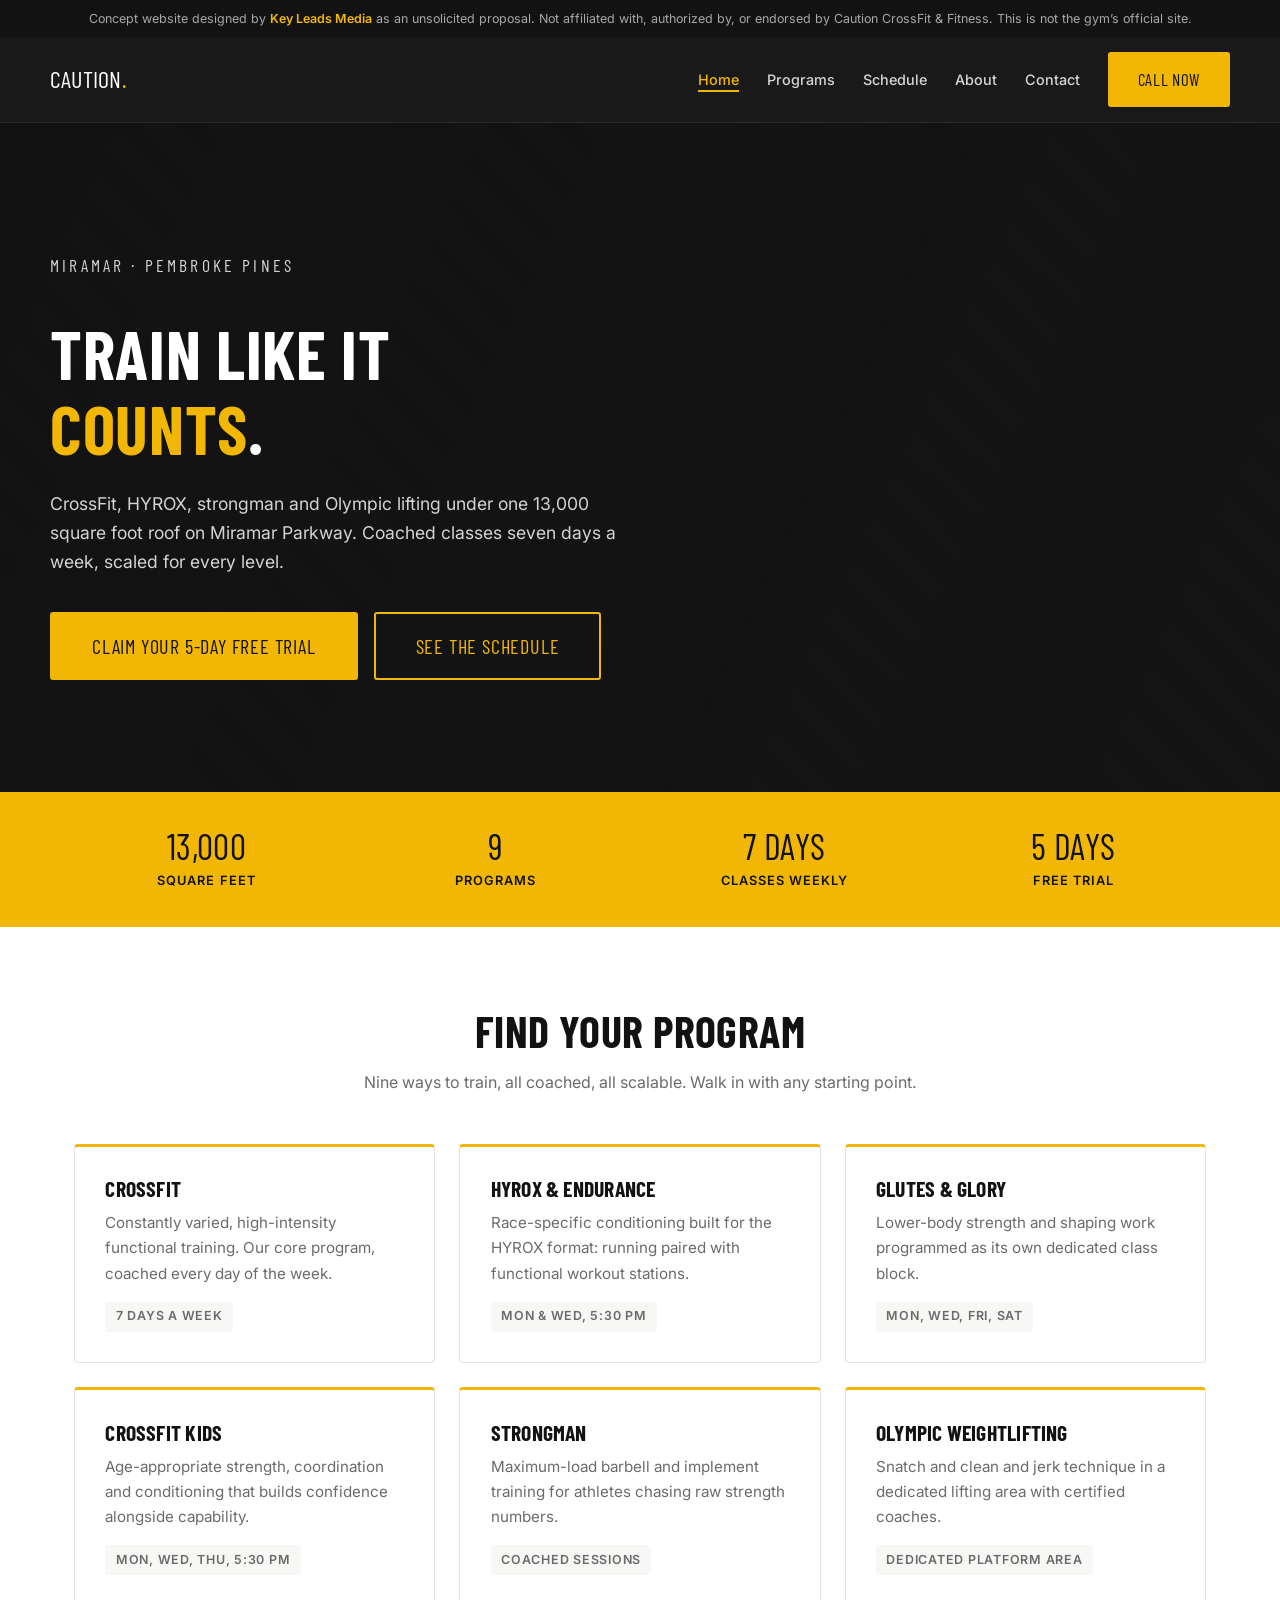
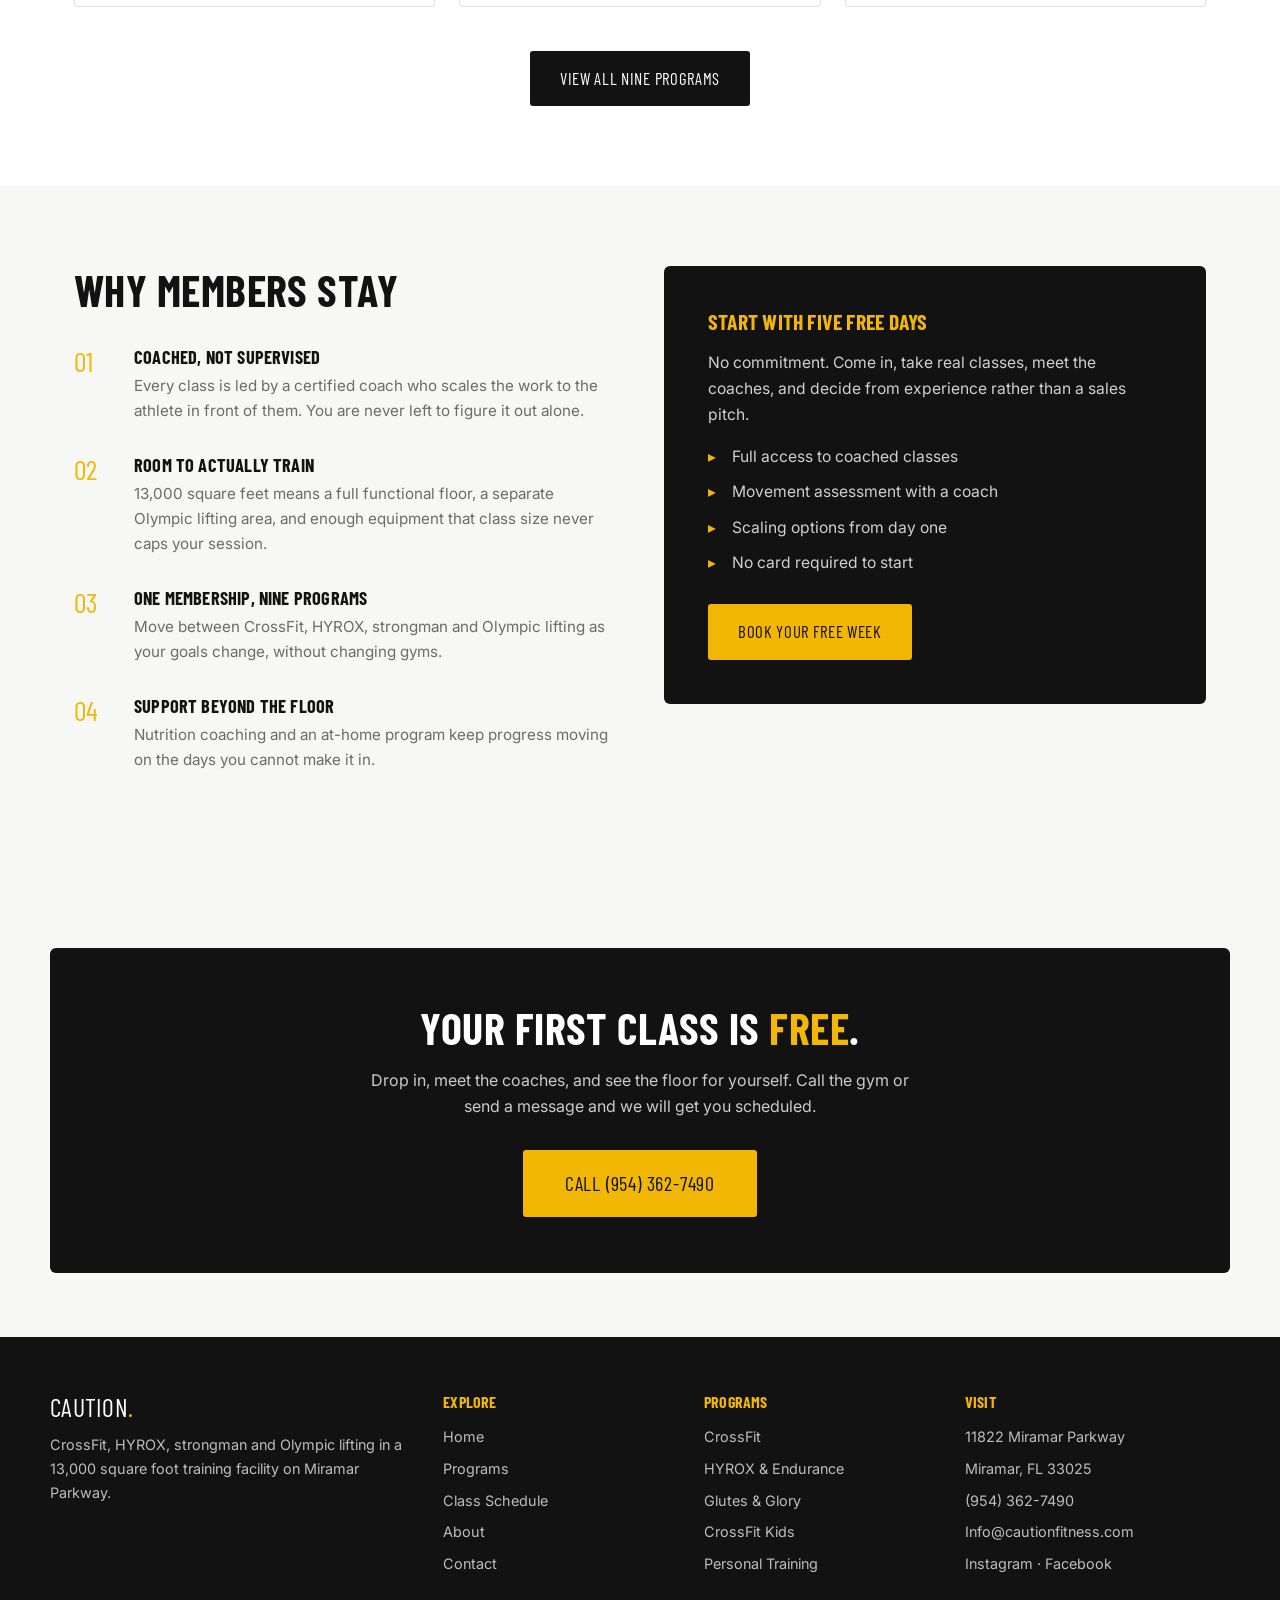
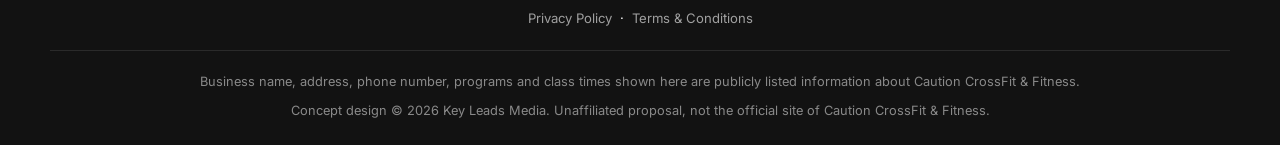
<file: index.html>
<!DOCTYPE html>
<html lang="en">
<head>
  <meta charset="UTF-8">
  <meta name="viewport" content="width=device-width, initial-scale=1.0">
  <meta name="robots" content="noindex, nofollow">
  <title>Caution CrossFit &amp; Fitness | CrossFit &amp; HYROX Gym in Miramar, FL</title>
  <meta name="description" content="Caution CrossFit &amp; Fitness in Miramar, FL. CrossFit, HYROX, strongman, Olympic lifting and CrossFit Kids in a 13,000 sq ft facility on Miramar Parkway. Five-day free trial.">
  <link rel="stylesheet" href="assets/styles.css">
</head>
<body>
<div class="specbar">Concept website designed by <strong>Key Leads Media</strong> as an unsolicited proposal. Not affiliated with, authorized by, or endorsed by Caution CrossFit &amp; Fitness. This is not the gym’s official site.</div>
  <nav class="nav">
    <div class="nav_container">
      <a href="index.html" class="nav_brand">Caution<span>.</span></a>
      <button class="nav_toggle" aria-expanded="false" aria-label="Toggle menu">&#9776;</button>
      <ul class="nav_links">
        <li><a href="index.html" class="nav_link">Home</a></li>
        <li><a href="services.html" class="nav_link">Programs</a></li>
        <li><a href="schedule.html" class="nav_link">Schedule</a></li>
        <li><a href="about.html" class="nav_link">About</a></li>
        <li><a href="contact.html" class="nav_link">Contact</a></li>
        <li><a href="tel:+19543627490" class="btn btn-primary">Call Now</a></li>
      </ul>
    </div>
  </nav>

  <section class="hero">
    <div class="hero_inner">
      <p class="hero_eyebrow">Miramar &middot; Pembroke Pines</p>
      <h1>Train Like It <em>Counts</em>.</h1>
      <p>CrossFit, HYROX, strongman and Olympic lifting under one 13,000 square foot roof on Miramar Parkway. Coached classes seven days a week, scaled for every level.</p>
      <div class="hero_actions">
        <a href="contact.html" class="btn btn-primary btn-lg">Claim Your 5-Day Free Trial</a>
        <a href="schedule.html" class="btn btn-outline btn-lg">See the Schedule</a>
      </div>
    </div>
  </section>

  <div class="stats-bar">
    <div class="stats-bar_inner">
      <div><div class="stat">13,000</div><div class="stat-label">Square Feet</div></div>
      <div><div class="stat">9</div><div class="stat-label">Programs</div></div>
      <div><div class="stat">7 Days</div><div class="stat-label">Classes Weekly</div></div>
      <div><div class="stat">5 Days</div><div class="stat-label">Free Trial</div></div>
    </div>
  </div>

  <section class="section">
    <div class="container">
      <div class="section_head">
        <h2>Find Your Program</h2>
        <p>Nine ways to train, all coached, all scalable. Walk in with any starting point.</p>
      </div>
      <div class="grid-3">
        <div class="card" data-reveal>
          <h3>CrossFit</h3>
          <p>Constantly varied, high-intensity functional training. Our core program, coached every day of the week.</p>
          <span class="card_meta">7 days a week</span>
        </div>
        <div class="card" data-reveal>
          <h3>HYROX &amp; Endurance</h3>
          <p>Race-specific conditioning built for the HYROX format: running paired with functional workout stations.</p>
          <span class="card_meta">Mon &amp; Wed, 5:30 PM</span>
        </div>
        <div class="card" data-reveal>
          <h3>Glutes &amp; Glory</h3>
          <p>Lower-body strength and shaping work programmed as its own dedicated class block.</p>
          <span class="card_meta">Mon, Wed, Fri, Sat</span>
        </div>
        <div class="card" data-reveal>
          <h3>CrossFit Kids</h3>
          <p>Age-appropriate strength, coordination and conditioning that builds confidence alongside capability.</p>
          <span class="card_meta">Mon, Wed, Thu, 5:30 PM</span>
        </div>
        <div class="card" data-reveal>
          <h3>Strongman</h3>
          <p>Maximum-load barbell and implement training for athletes chasing raw strength numbers.</p>
          <span class="card_meta">Coached sessions</span>
        </div>
        <div class="card" data-reveal>
          <h3>Olympic Weightlifting</h3>
          <p>Snatch and clean and jerk technique in a dedicated lifting area with certified coaches.</p>
          <span class="card_meta">Dedicated platform area</span>
        </div>
      </div>
      <div style="text-align:center; margin-top:2.75rem;">
        <a href="services.html" class="btn btn-dark">View All Nine Programs</a>
      </div>
    </div>
  </section>

  <section class="section is-tint">
    <div class="container">
      <div class="grid-2">
        <div>
          <h2 style="margin-bottom:2rem;">Why Members Stay</h2>
          <div class="reason-card" data-reveal>
            <div class="reason-card_number">01</div>
            <div><h3>Coached, Not Supervised</h3><p>Every class is led by a certified coach who scales the work to the athlete in front of them. You are never left to figure it out alone.</p></div>
          </div>
          <div class="reason-card" data-reveal>
            <div class="reason-card_number">02</div>
            <div><h3>Room to Actually Train</h3><p>13,000 square feet means a full functional floor, a separate Olympic lifting area, and enough equipment that class size never caps your session.</p></div>
          </div>
          <div class="reason-card" data-reveal>
            <div class="reason-card_number">03</div>
            <div><h3>One Membership, Nine Programs</h3><p>Move between CrossFit, HYROX, strongman and Olympic lifting as your goals change, without changing gyms.</p></div>
          </div>
          <div class="reason-card" data-reveal>
            <div class="reason-card_number">04</div>
            <div><h3>Support Beyond the Floor</h3><p>Nutrition coaching and an at-home program keep progress moving on the days you cannot make it in.</p></div>
          </div>
        </div>
        <div class="panel" data-reveal>
          <h3>Start With Five Free Days</h3>
          <p>No commitment. Come in, take real classes, meet the coaches, and decide from experience rather than a sales pitch.</p>
          <ul>
            <li>Full access to coached classes</li>
            <li>Movement assessment with a coach</li>
            <li>Scaling options from day one</li>
            <li>No card required to start</li>
          </ul>
          <p style="margin-top:1.75rem;">
            <a href="contact.html" class="btn btn-primary">Book Your Free Week</a>
          </p>
        </div>
      </div>
    </div>
  </section>

  <section class="section_cta">
    <div class="section_cta_card">
      <h2>Your First Class Is <span>Free</span>.</h2>
      <p>Drop in, meet the coaches, and see the floor for yourself. Call the gym or send a message and we will get you scheduled.</p>
      <a href="tel:+19543627490" class="btn btn-primary btn-lg">Call (954) 362-7490</a>
    </div>
  </section>

  <footer class="footer">
    <div class="footer_inner">
      <div class="footer_grid">
        <div class="footer_col">
          <div class="footer_brand">Caution<span>.</span></div>
          <p>CrossFit, HYROX, strongman and Olympic lifting in a 13,000 square foot training facility on Miramar Parkway.</p>
        </div>
        <div class="footer_col">
          <h3>Explore</h3>
          <ul>
            <li><a href="index.html">Home</a></li>
            <li><a href="services.html">Programs</a></li>
            <li><a href="schedule.html">Class Schedule</a></li>
            <li><a href="about.html">About</a></li>
            <li><a href="contact.html">Contact</a></li>
          </ul>
        </div>
        <div class="footer_col">
          <h3>Programs</h3>
          <ul>
            <li><a href="services.html">CrossFit</a></li>
            <li><a href="services.html">HYROX &amp; Endurance</a></li>
            <li><a href="services.html">Glutes &amp; Glory</a></li>
            <li><a href="services.html">CrossFit Kids</a></li>
            <li><a href="services.html">Personal Training</a></li>
          </ul>
        </div>
        <div class="footer_col">
          <h3>Visit</h3>
          <ul>
            <li>11822 Miramar Parkway</li>
            <li>Miramar, FL 33025</li>
            <li><a href="tel:+19543627490">(954) 362-7490</a></li>
            <li><a href="mailto:Info@cautionfitness.com">Info@cautionfitness.com</a></li>
            <li><a href="https://www.instagram.com/caution.fitness.facility/" rel="noopener">Instagram</a> &middot; <a href="https://www.facebook.com/caution.fitness.facility/" rel="noopener">Facebook</a></li>
          </ul>
        </div>
      </div>
      <div class="footer-legal">
        <a href="privacy.html">Privacy Policy</a><span aria-hidden="true">&middot;</span><a href="terms.html">Terms &amp; Conditions</a><span aria-hidden="true">&middot;</span><a href="#" class="klm-consent-link" onclick="klmConsent.open();return false;">Cookie settings</a>
      </div>
      <div class="footer_bottom">
        <p>Business name, address, phone number, programs and class times shown here are publicly listed information about Caution CrossFit &amp; Fitness.</p>
        <p>Concept design &copy; 2026 Key Leads Media. Unaffiliated proposal, not the official site of Caution CrossFit &amp; Fitness.</p>
      </div>
    </div>
  </footer>
  <script src="assets/scripts.js"></script>
<!-- Tracker config. Fill these in from the Notion Opportunity at handoff.
     Leave a value empty and that tracker does not exist for this site.
     consent.js loads NOTHING until the visitor accepts. -->
<script>window.KLM_TRACKING={ga4:"",metaPixel:"",metricool:""};</script>
<script src="assets/consent.js" defer></script>
</body>
</html>
</file>
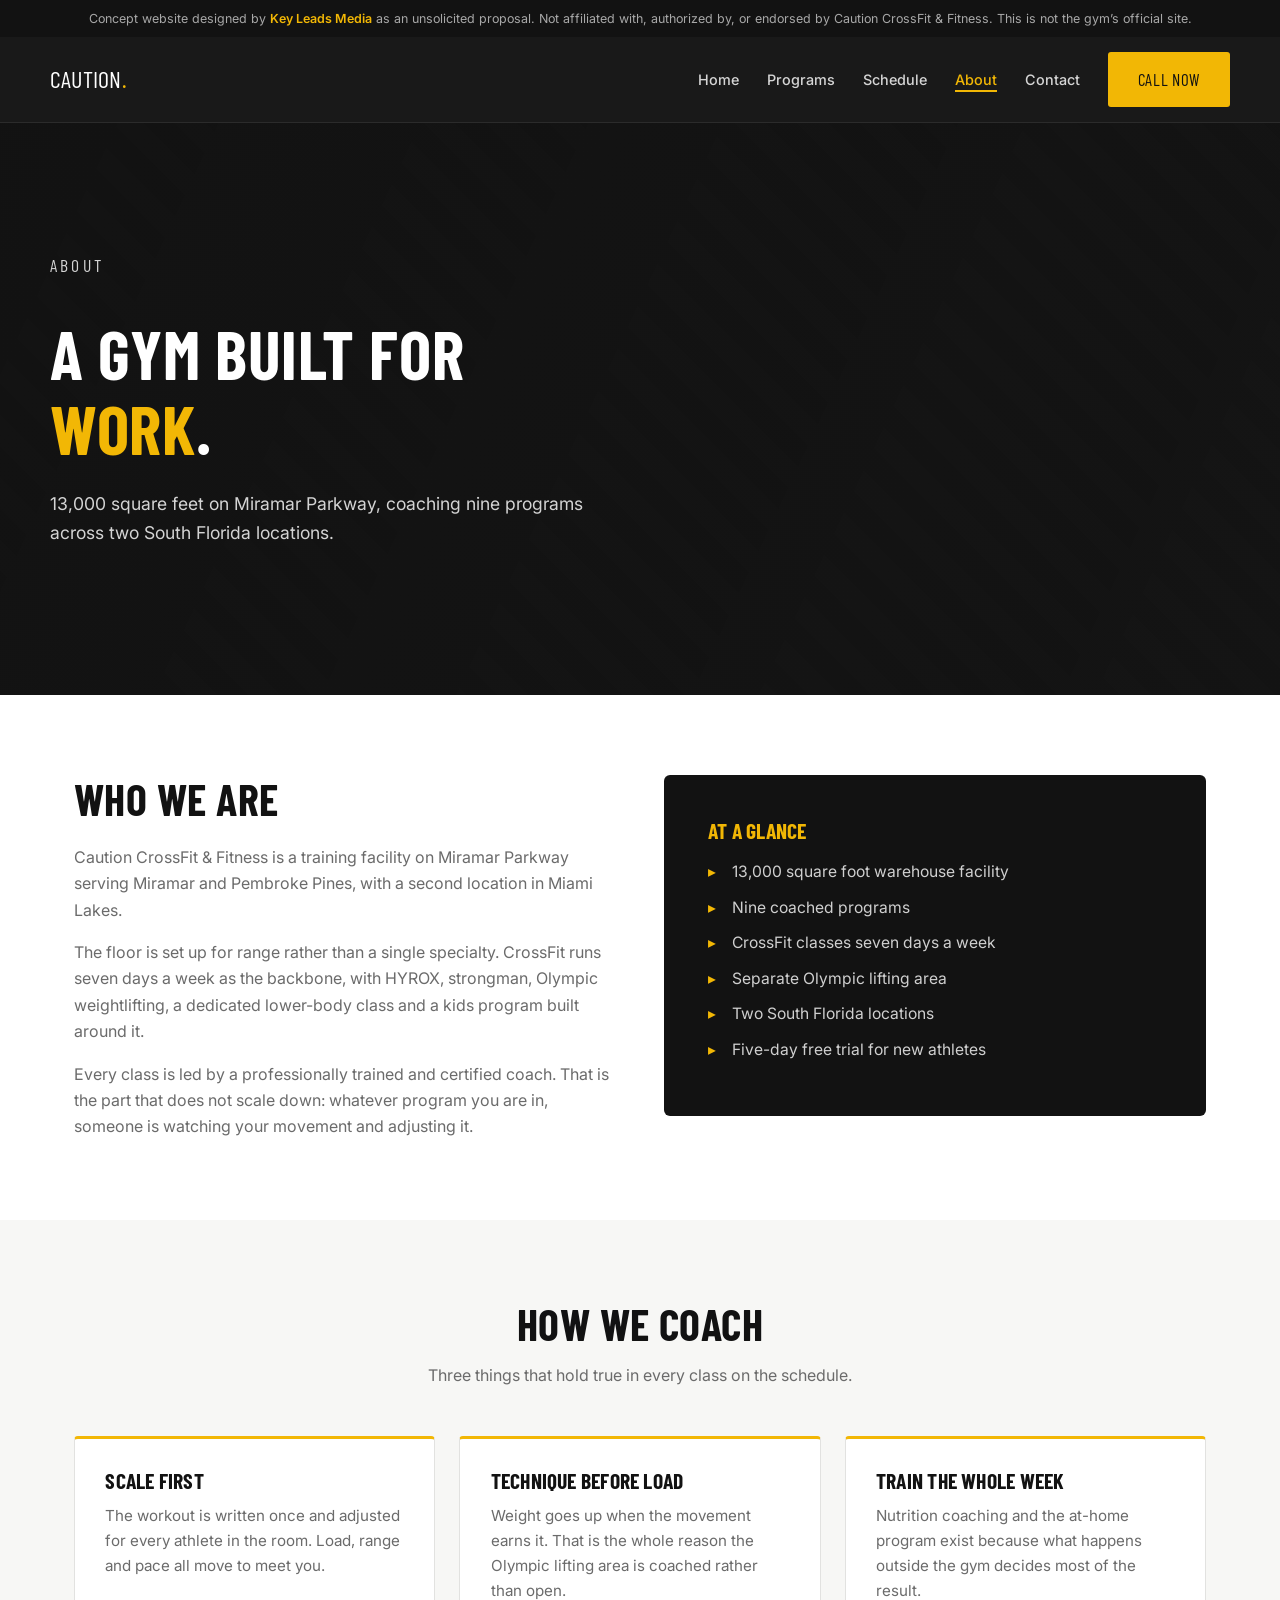
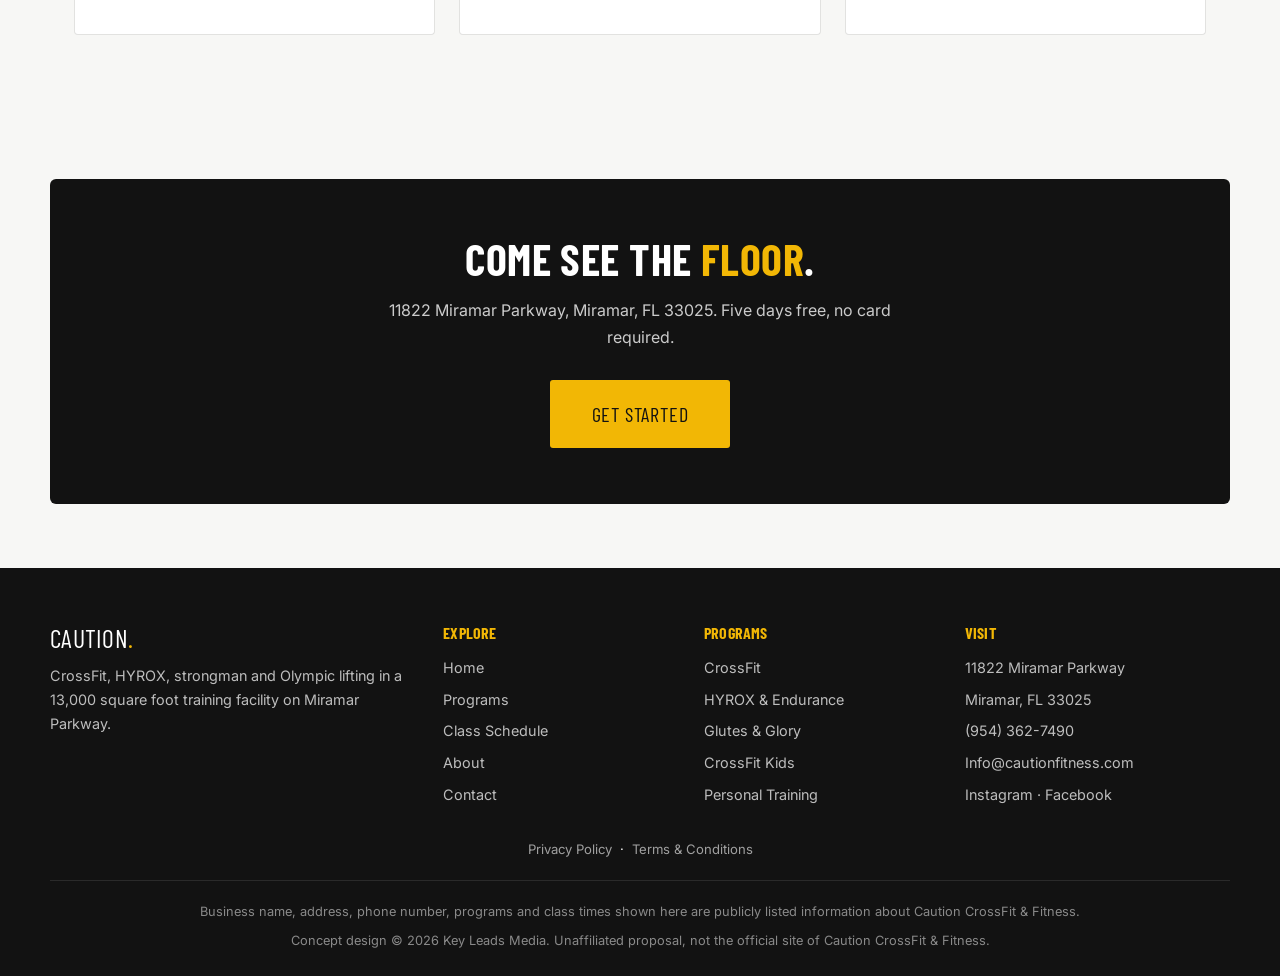
<file: about.html>
<!DOCTYPE html>
<html lang="en">
<head>
  <meta charset="UTF-8">
  <meta name="viewport" content="width=device-width, initial-scale=1.0">
  <meta name="robots" content="noindex, nofollow">
  <title>About | Caution CrossFit &amp; Fitness Miramar</title>
  <meta name="description" content="About Caution CrossFit &amp; Fitness in Miramar, FL: a 13,000 square foot facility running nine coached programs for Miramar and Pembroke Pines athletes.">
  <link rel="stylesheet" href="assets/styles.css">
</head>
<body>
<div class="specbar">Concept website designed by <strong>Key Leads Media</strong> as an unsolicited proposal. Not affiliated with, authorized by, or endorsed by Caution CrossFit &amp; Fitness. This is not the gym’s official site.</div>
  <nav class="nav">
    <div class="nav_container">
      <a href="index.html" class="nav_brand">Caution<span>.</span></a>
      <button class="nav_toggle" aria-expanded="false" aria-label="Toggle menu">&#9776;</button>
      <ul class="nav_links">
        <li><a href="index.html" class="nav_link">Home</a></li>
        <li><a href="services.html" class="nav_link">Programs</a></li>
        <li><a href="schedule.html" class="nav_link">Schedule</a></li>
        <li><a href="about.html" class="nav_link">About</a></li>
        <li><a href="contact.html" class="nav_link">Contact</a></li>
        <li><a href="tel:+19543627490" class="btn btn-primary">Call Now</a></li>
      </ul>
    </div>
  </nav>

  <section class="hero">
    <div class="hero_inner">
      <p class="hero_eyebrow">About</p>
      <h1>A Gym Built For <em>Work</em>.</h1>
      <p>13,000 square feet on Miramar Parkway, coaching nine programs across two South Florida locations.</p>
    </div>
  </section>

  <section class="section">
    <div class="container">
      <div class="grid-2">
        <div data-reveal>
          <h2 style="margin-bottom:1.25rem;">Who We Are</h2>
          <p style="color:var(--color-gray); margin-bottom:1rem;">Caution CrossFit &amp; Fitness is a training facility on Miramar Parkway serving Miramar and Pembroke Pines, with a second location in Miami Lakes.</p>
          <p style="color:var(--color-gray); margin-bottom:1rem;">The floor is set up for range rather than a single specialty. CrossFit runs seven days a week as the backbone, with HYROX, strongman, Olympic weightlifting, a dedicated lower-body class and a kids program built around it.</p>
          <p style="color:var(--color-gray);">Every class is led by a professionally trained and certified coach. That is the part that does not scale down: whatever program you are in, someone is watching your movement and adjusting it.</p>
        </div>
        <div class="panel" data-reveal>
          <h3>At A Glance</h3>
          <ul>
            <li>13,000 square foot warehouse facility</li>
            <li>Nine coached programs</li>
            <li>CrossFit classes seven days a week</li>
            <li>Separate Olympic lifting area</li>
            <li>Two South Florida locations</li>
            <li>Five-day free trial for new athletes</li>
          </ul>
        </div>
      </div>
    </div>
  </section>

  <section class="section is-tint">
    <div class="container">
      <div class="section_head">
        <h2>How We Coach</h2>
        <p>Three things that hold true in every class on the schedule.</p>
      </div>
      <div class="grid-3">
        <div class="card" data-reveal><h3>Scale First</h3><p>The workout is written once and adjusted for every athlete in the room. Load, range and pace all move to meet you.</p></div>
        <div class="card" data-reveal><h3>Technique Before Load</h3><p>Weight goes up when the movement earns it. That is the whole reason the Olympic lifting area is coached rather than open.</p></div>
        <div class="card" data-reveal><h3>Train The Whole Week</h3><p>Nutrition coaching and the at-home program exist because what happens outside the gym decides most of the result.</p></div>
      </div>
    </div>
  </section>

  <section class="section_cta">
    <div class="section_cta_card">
      <h2>Come See The <span>Floor</span>.</h2>
      <p>11822 Miramar Parkway, Miramar, FL 33025. Five days free, no card required.</p>
      <a href="contact.html" class="btn btn-primary btn-lg">Get Started</a>
    </div>
  </section>

  <footer class="footer">
    <div class="footer_inner">
      <div class="footer_grid">
        <div class="footer_col">
          <div class="footer_brand">Caution<span>.</span></div>
          <p>CrossFit, HYROX, strongman and Olympic lifting in a 13,000 square foot training facility on Miramar Parkway.</p>
        </div>
        <div class="footer_col">
          <h3>Explore</h3>
          <ul>
            <li><a href="index.html">Home</a></li>
            <li><a href="services.html">Programs</a></li>
            <li><a href="schedule.html">Class Schedule</a></li>
            <li><a href="about.html">About</a></li>
            <li><a href="contact.html">Contact</a></li>
          </ul>
        </div>
        <div class="footer_col">
          <h3>Programs</h3>
          <ul>
            <li><a href="services.html">CrossFit</a></li>
            <li><a href="services.html">HYROX &amp; Endurance</a></li>
            <li><a href="services.html">Glutes &amp; Glory</a></li>
            <li><a href="services.html">CrossFit Kids</a></li>
            <li><a href="services.html">Personal Training</a></li>
          </ul>
        </div>
        <div class="footer_col">
          <h3>Visit</h3>
          <ul>
            <li>11822 Miramar Parkway</li>
            <li>Miramar, FL 33025</li>
            <li><a href="tel:+19543627490">(954) 362-7490</a></li>
            <li><a href="mailto:Info@cautionfitness.com">Info@cautionfitness.com</a></li>
            <li><a href="https://www.instagram.com/caution.fitness.facility/" rel="noopener">Instagram</a> &middot; <a href="https://www.facebook.com/caution.fitness.facility/" rel="noopener">Facebook</a></li>
          </ul>
        </div>
      </div>
      <div class="footer-legal">
        <a href="privacy.html">Privacy Policy</a><span aria-hidden="true">&middot;</span><a href="terms.html">Terms &amp; Conditions</a><span aria-hidden="true">&middot;</span><a href="#" class="klm-consent-link" onclick="klmConsent.open();return false;">Cookie settings</a>
      </div>
      <div class="footer_bottom">
        <p>Business name, address, phone number, programs and class times shown here are publicly listed information about Caution CrossFit &amp; Fitness.</p>
        <p>Concept design &copy; 2026 Key Leads Media. Unaffiliated proposal, not the official site of Caution CrossFit &amp; Fitness.</p>
      </div>
    </div>
  </footer>
  <script src="assets/scripts.js"></script>
<!-- Tracker config. Fill these in from the Notion Opportunity at handoff.
     Leave a value empty and that tracker does not exist for this site.
     consent.js loads NOTHING until the visitor accepts. -->
<script>window.KLM_TRACKING={ga4:"",metaPixel:"",metricool:""};</script>
<script src="assets/consent.js" defer></script>
</body>
</html>
</file>
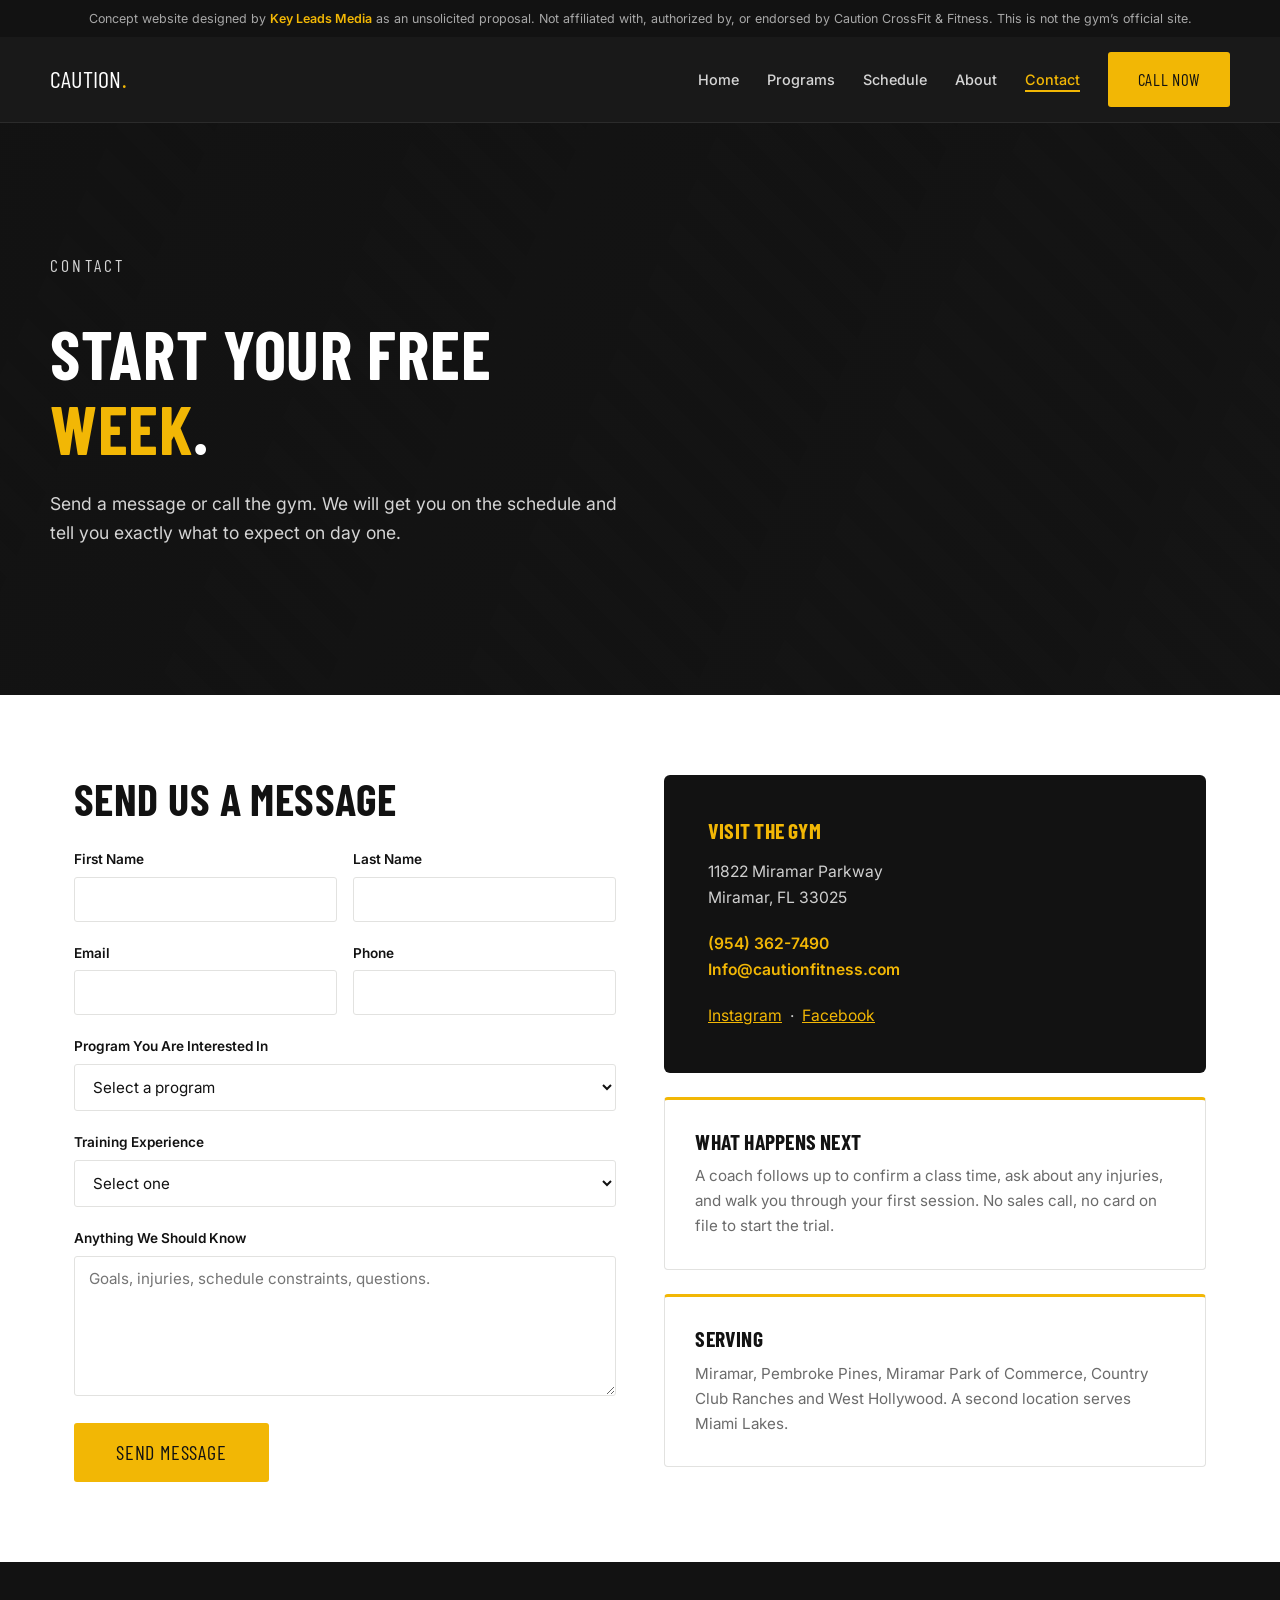
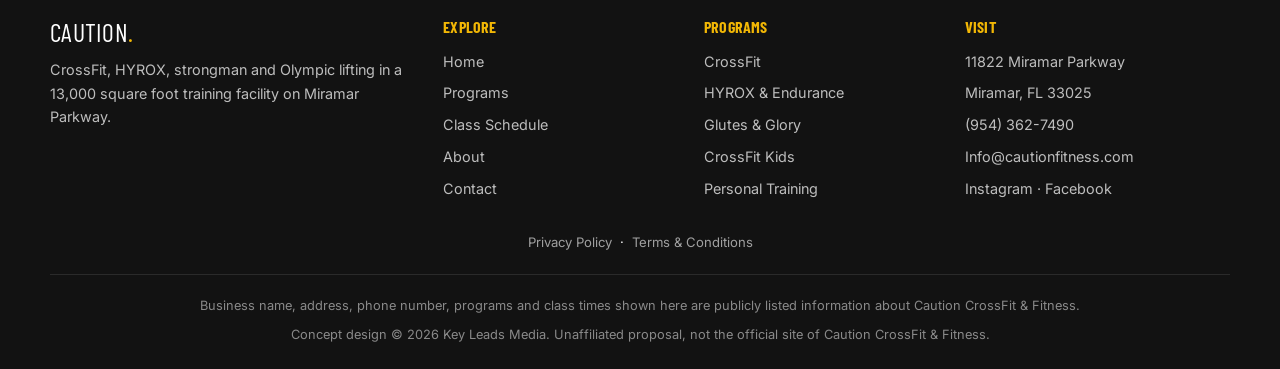
<file: contact.html>
<!DOCTYPE html>
<html lang="en">
<head>
  <meta charset="UTF-8">
  <meta name="viewport" content="width=device-width, initial-scale=1.0">
  <meta name="robots" content="noindex, nofollow">
  <title>Contact | Caution CrossFit &amp; Fitness Miramar</title>
  <meta name="description" content="Contact Caution CrossFit &amp; Fitness at 11822 Miramar Parkway, Miramar, FL 33025. Call (954) 362-7490 or send a message to claim a five-day free trial.">
  <link rel="stylesheet" href="assets/styles.css">
</head>
<body>
<div class="specbar">Concept website designed by <strong>Key Leads Media</strong> as an unsolicited proposal. Not affiliated with, authorized by, or endorsed by Caution CrossFit &amp; Fitness. This is not the gym’s official site.</div>
  <nav class="nav">
    <div class="nav_container">
      <a href="index.html" class="nav_brand">Caution<span>.</span></a>
      <button class="nav_toggle" aria-expanded="false" aria-label="Toggle menu">&#9776;</button>
      <ul class="nav_links">
        <li><a href="index.html" class="nav_link">Home</a></li>
        <li><a href="services.html" class="nav_link">Programs</a></li>
        <li><a href="schedule.html" class="nav_link">Schedule</a></li>
        <li><a href="about.html" class="nav_link">About</a></li>
        <li><a href="contact.html" class="nav_link">Contact</a></li>
        <li><a href="tel:+19543627490" class="btn btn-primary">Call Now</a></li>
      </ul>
    </div>
  </nav>

  <section class="hero">
    <div class="hero_inner">
      <p class="hero_eyebrow">Contact</p>
      <h1>Start Your Free <em>Week</em>.</h1>
      <p>Send a message or call the gym. We will get you on the schedule and tell you exactly what to expect on day one.</p>
    </div>
  </section>

  <section class="section">
    <div class="container">
      <div class="grid-2">
        <div data-reveal>
          <h2 style="margin-bottom:1.5rem;">Send Us A Message</h2>
          <form name="contact" method="POST" data-netlify="true" netlify-honeypot="company-website" action="/thanks.html">
            <input type="hidden" name="form-name" value="contact">
            <input type="hidden" name="pageUrl" id="pageUrl">
            <p class="hp-field">
              <label>Do not fill this out if you are human: <input name="company-website" tabindex="-1" autocomplete="off"></label>
            </p>

            <div class="form-group is-dual">
              <div>
                <label for="firstName" class="form-label">First Name</label>
                <input type="text" id="firstName" name="firstName" class="form-input" autocomplete="given-name" required>
              </div>
              <div>
                <label for="lastName" class="form-label">Last Name</label>
                <input type="text" id="lastName" name="lastName" class="form-input" autocomplete="family-name" required>
              </div>
            </div>

            <div class="form-group is-dual">
              <div>
                <label for="email" class="form-label">Email</label>
                <input type="email" id="email" name="email" class="form-input" autocomplete="email" required>
              </div>
              <div>
                <label for="phone" class="form-label">Phone</label>
                <input type="tel" id="phone" name="phone" class="form-input" autocomplete="tel">
              </div>
            </div>

            <div class="form-group">
              <label for="program" class="form-label">Program You Are Interested In</label>
              <select id="program" name="program" class="form-select" required>
                <option value="">Select a program</option>
                <option value="free-trial">5-Day Free Trial</option>
                <option value="crossfit">CrossFit</option>
                <option value="hyrox">HYROX &amp; Endurance</option>
                <option value="glutes-glory">All Glutes &amp; Glory</option>
                <option value="crossfit-kids">CrossFit Kids</option>
                <option value="personal-training">Personal Training</option>
                <option value="strongman">Strongman</option>
                <option value="olympic-lifting">Olympic Weightlifting</option>
                <option value="nutrition">Nutrition Coaching</option>
                <option value="homebody">Homebody Fitness</option>
                <option value="drop-in">Drop-In Class</option>
                <option value="other">Something Else</option>
              </select>
            </div>

            <div class="form-group">
              <label for="experience" class="form-label">Training Experience</label>
              <select id="experience" name="experience" class="form-select">
                <option value="">Select one</option>
                <option value="new">Brand new to training</option>
                <option value="returning">Getting back into it</option>
                <option value="experienced">Training regularly</option>
                <option value="competitive">Competing</option>
              </select>
            </div>

            <div class="form-group">
              <label for="message" class="form-label">Anything We Should Know</label>
              <textarea id="message" name="message" class="form-textarea" placeholder="Goals, injuries, schedule constraints, questions."></textarea>
            </div>

            <button type="submit" class="btn btn-primary btn-lg">Send Message</button>
          </form>
        </div>

        <div data-reveal>
          <div class="panel">
            <h3>Visit The Gym</h3>
            <p>11822 Miramar Parkway<br>Miramar, FL 33025</p>
            <p style="margin-top:1.25rem;">
              <a href="tel:+19543627490" style="color:var(--color-primary); text-decoration:none; font-weight:600;">(954) 362-7490</a><br>
              <a href="mailto:Info@cautionfitness.com" style="color:var(--color-primary); text-decoration:none; font-weight:600;">Info@cautionfitness.com</a>
            </p>
            <p style="margin-top:1.25rem;">
              <a href="https://www.instagram.com/caution.fitness.facility/" rel="noopener" style="color:var(--color-primary);">Instagram</a> &nbsp;&middot;&nbsp;
              <a href="https://www.facebook.com/caution.fitness.facility/" rel="noopener" style="color:var(--color-primary);">Facebook</a>
            </p>
          </div>

          <div style="margin-top:1.5rem;" class="card">
            <h3>What Happens Next</h3>
            <p>A coach follows up to confirm a class time, ask about any injuries, and walk you through your first session. No sales call, no card on file to start the trial.</p>
          </div>

          <div style="margin-top:1.5rem;" class="card">
            <h3>Serving</h3>
            <p>Miramar, Pembroke Pines, Miramar Park of Commerce, Country Club Ranches and West Hollywood. A second location serves Miami Lakes.</p>
          </div>
        </div>
      </div>
    </div>
  </section>

  <footer class="footer">
    <div class="footer_inner">
      <div class="footer_grid">
        <div class="footer_col">
          <div class="footer_brand">Caution<span>.</span></div>
          <p>CrossFit, HYROX, strongman and Olympic lifting in a 13,000 square foot training facility on Miramar Parkway.</p>
        </div>
        <div class="footer_col">
          <h3>Explore</h3>
          <ul>
            <li><a href="index.html">Home</a></li>
            <li><a href="services.html">Programs</a></li>
            <li><a href="schedule.html">Class Schedule</a></li>
            <li><a href="about.html">About</a></li>
            <li><a href="contact.html">Contact</a></li>
          </ul>
        </div>
        <div class="footer_col">
          <h3>Programs</h3>
          <ul>
            <li><a href="services.html">CrossFit</a></li>
            <li><a href="services.html">HYROX &amp; Endurance</a></li>
            <li><a href="services.html">Glutes &amp; Glory</a></li>
            <li><a href="services.html">CrossFit Kids</a></li>
            <li><a href="services.html">Personal Training</a></li>
          </ul>
        </div>
        <div class="footer_col">
          <h3>Visit</h3>
          <ul>
            <li>11822 Miramar Parkway</li>
            <li>Miramar, FL 33025</li>
            <li><a href="tel:+19543627490">(954) 362-7490</a></li>
            <li><a href="mailto:Info@cautionfitness.com">Info@cautionfitness.com</a></li>
            <li><a href="https://www.instagram.com/caution.fitness.facility/" rel="noopener">Instagram</a> &middot; <a href="https://www.facebook.com/caution.fitness.facility/" rel="noopener">Facebook</a></li>
          </ul>
        </div>
      </div>
      <div class="footer-legal">
        <a href="privacy.html">Privacy Policy</a><span aria-hidden="true">&middot;</span><a href="terms.html">Terms &amp; Conditions</a><span aria-hidden="true">&middot;</span><a href="#" class="klm-consent-link" onclick="klmConsent.open();return false;">Cookie settings</a>
      </div>
      <div class="footer_bottom">
        <p>Business name, address, phone number, programs and class times shown here are publicly listed information about Caution CrossFit &amp; Fitness.</p>
        <p>Concept design &copy; 2026 Key Leads Media. Unaffiliated proposal, not the official site of Caution CrossFit &amp; Fitness.</p>
      </div>
    </div>
  </footer>
  <script src="assets/scripts.js"></script>
<!-- Tracker config. Fill these in from the Notion Opportunity at handoff.
     Leave a value empty and that tracker does not exist for this site.
     consent.js loads NOTHING until the visitor accepts. -->
<script>window.KLM_TRACKING={ga4:"",metaPixel:"",metricool:""};</script>
<script src="assets/consent.js" defer></script>
</body>
</html>
</file>
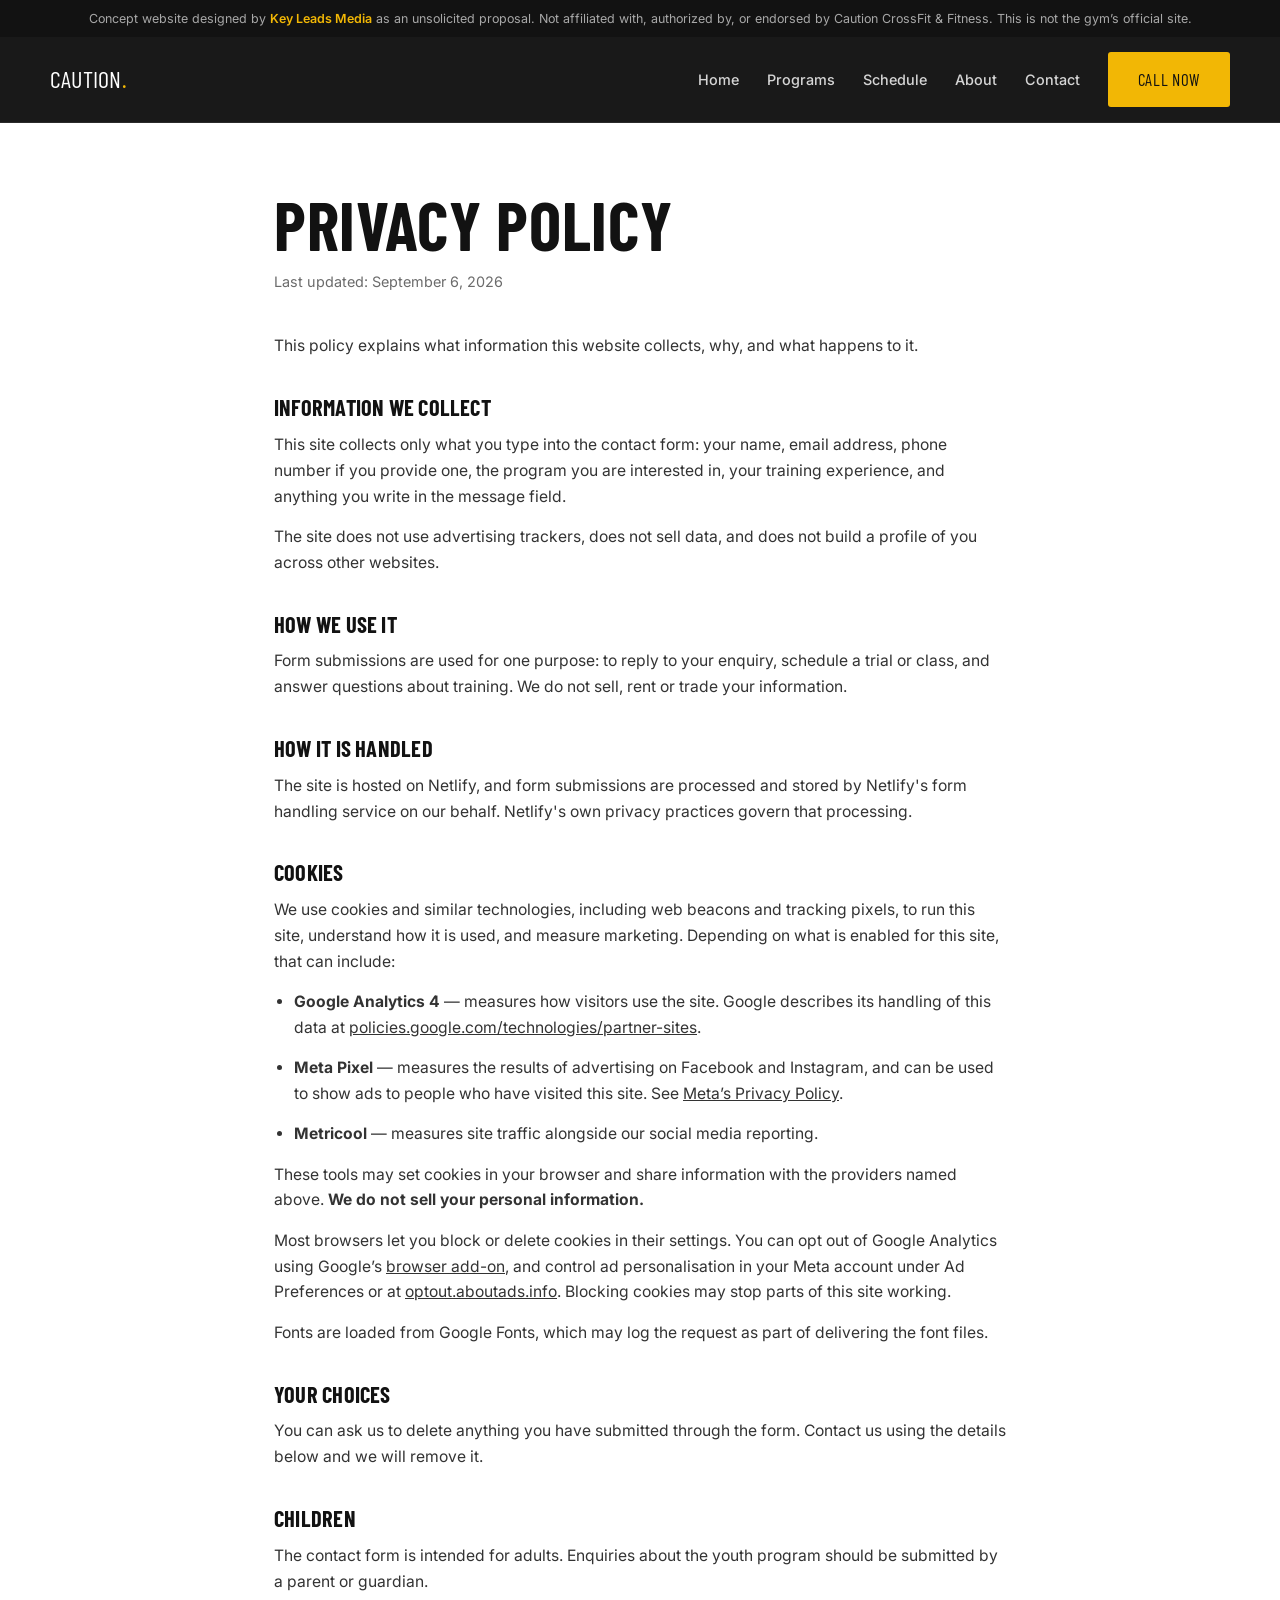
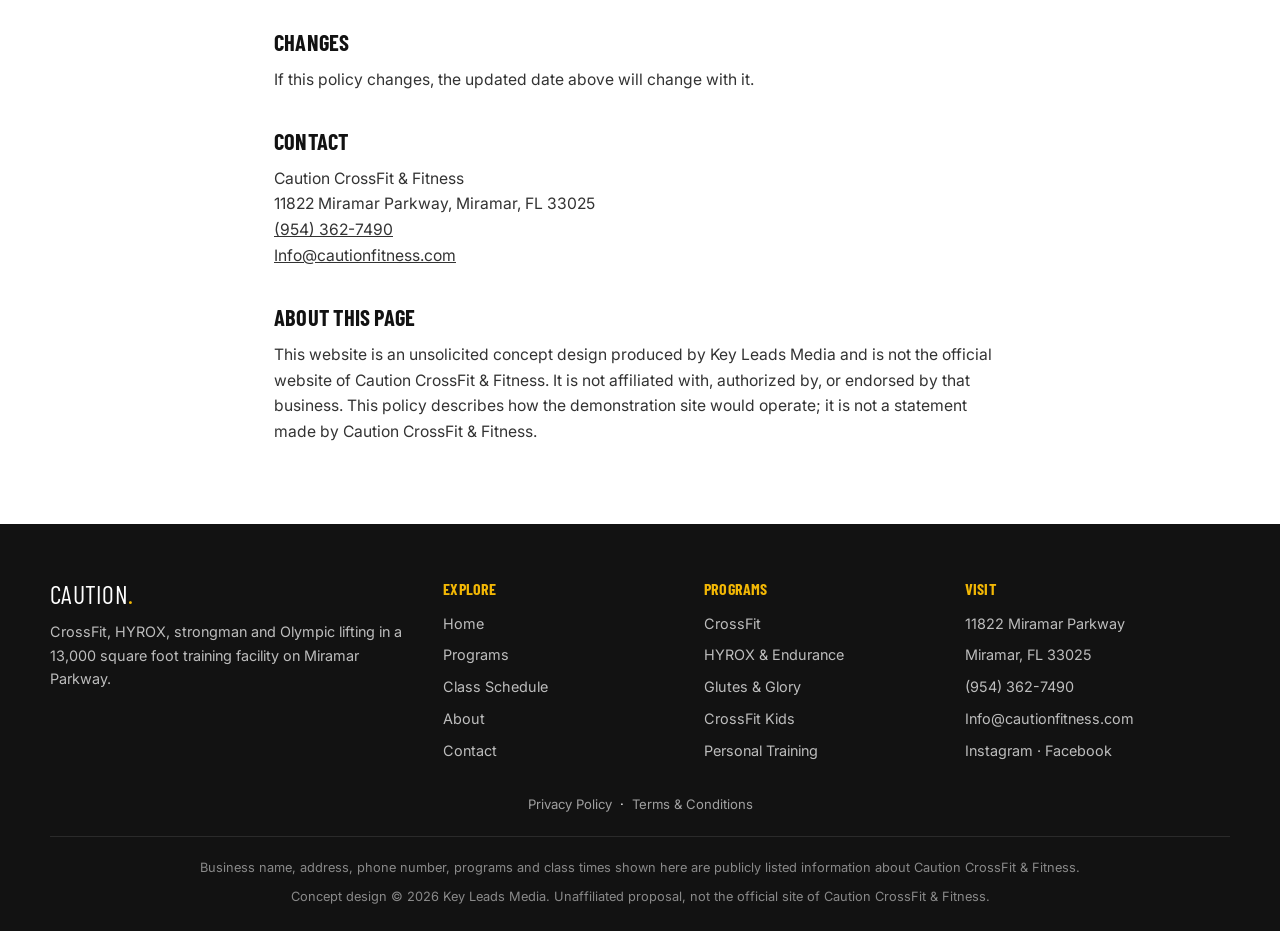
<file: privacy.html>
<!DOCTYPE html>
<html lang="en">
<head>
  <meta charset="UTF-8">
  <meta name="viewport" content="width=device-width, initial-scale=1.0">
  <meta name="robots" content="noindex, nofollow">
  <title>Privacy Policy | Caution CrossFit &amp; Fitness Miramar</title>
  <meta name="description" content="Privacy policy for the Caution CrossFit &amp; Fitness concept website.">
  <link rel="stylesheet" href="assets/styles.css">
</head>
<body>
<div class="specbar">Concept website designed by <strong>Key Leads Media</strong> as an unsolicited proposal. Not affiliated with, authorized by, or endorsed by Caution CrossFit &amp; Fitness. This is not the gym’s official site.</div>
  <nav class="nav">
    <div class="nav_container">
      <a href="index.html" class="nav_brand">Caution<span>.</span></a>
      <button class="nav_toggle" aria-expanded="false" aria-label="Toggle menu">&#9776;</button>
      <ul class="nav_links">
        <li><a href="index.html" class="nav_link">Home</a></li>
        <li><a href="services.html" class="nav_link">Programs</a></li>
        <li><a href="schedule.html" class="nav_link">Schedule</a></li>
        <li><a href="about.html" class="nav_link">About</a></li>
        <li><a href="contact.html" class="nav_link">Contact</a></li>
        <li><a href="tel:+19543627490" class="btn btn-primary">Call Now</a></li>
      </ul>
    </div>
  </nav>

  <div class="legal">
    <h1>Privacy Policy</h1>
    <p class="updated">Last updated: September 6, 2026</p>

    <p>This policy explains what information this website collects, why, and what happens to it.</p>

    <h2>Information We Collect</h2>
    <p>This site collects only what you type into the contact form: your name, email address, phone number if you provide one, the program you are interested in, your training experience, and anything you write in the message field.</p>
    <p>The site does not use advertising trackers, does not sell data, and does not build a profile of you across other websites.</p>

    <h2>How We Use It</h2>
    <p>Form submissions are used for one purpose: to reply to your enquiry, schedule a trial or class, and answer questions about training. We do not sell, rent or trade your information.</p>

    <h2>How It Is Handled</h2>
    <p>The site is hosted on Netlify, and form submissions are processed and stored by Netlify's form handling service on our behalf. Netlify's own privacy practices govern that processing.</p>

    <h2>Cookies</h2>
    <p>We use cookies and similar technologies, including web beacons and tracking pixels, to run this site, understand how it is used, and measure marketing. Depending on what is enabled for this site, that can include:</p>
<ul><li><strong>Google Analytics 4</strong> — measures how visitors use the site. Google describes its handling of this data at <a href="https://policies.google.com/technologies/partner-sites" target="_blank" rel="noopener">policies.google.com/technologies/partner-sites</a>.</li><li><strong>Meta Pixel</strong> — measures the results of advertising on Facebook and Instagram, and can be used to show ads to people who have visited this site. See <a href="https://www.facebook.com/privacy/policy" target="_blank" rel="noopener">Meta’s Privacy Policy</a>.</li><li><strong>Metricool</strong> — measures site traffic alongside our social media reporting.</li></ul>
<p>These tools may set cookies in your browser and share information with the providers named above. <strong>We do not sell your personal information.</strong></p>
    <p>Most browsers let you block or delete cookies in their settings. You can opt out of Google Analytics using Google’s <a href="https://tools.google.com/dlpage/gaoptout" target="_blank" rel="noopener">browser add-on</a>, and control ad personalisation in your Meta account under Ad Preferences or at <a href="https://optout.aboutads.info/" target="_blank" rel="noopener">optout.aboutads.info</a>. Blocking cookies may stop parts of this site working.</p>
    <p>Fonts are loaded from Google Fonts, which may log the request as part of delivering the font files.</p>

    <h2>Your Choices</h2>
    <p>You can ask us to delete anything you have submitted through the form. Contact us using the details below and we will remove it.</p>

    <h2>Children</h2>
    <p>The contact form is intended for adults. Enquiries about the youth program should be submitted by a parent or guardian.</p>

    <h2>Changes</h2>
    <p>If this policy changes, the updated date above will change with it.</p>

    <h2>Contact</h2>
    <p>Caution CrossFit &amp; Fitness<br>
    11822 Miramar Parkway, Miramar, FL 33025<br>
    <a href="tel:+19543627490">(954) 362-7490</a><br>
    <a href="mailto:Info@cautionfitness.com">Info@cautionfitness.com</a></p>

    <h2>About This Page</h2>
    <p>This website is an unsolicited concept design produced by Key Leads Media and is not the official website of Caution CrossFit &amp; Fitness. It is not affiliated with, authorized by, or endorsed by that business. This policy describes how the demonstration site would operate; it is not a statement made by Caution CrossFit &amp; Fitness.</p>
  </div>

  <footer class="footer">
    <div class="footer_inner">
      <div class="footer_grid">
        <div class="footer_col">
          <div class="footer_brand">Caution<span>.</span></div>
          <p>CrossFit, HYROX, strongman and Olympic lifting in a 13,000 square foot training facility on Miramar Parkway.</p>
        </div>
        <div class="footer_col">
          <h3>Explore</h3>
          <ul>
            <li><a href="index.html">Home</a></li>
            <li><a href="services.html">Programs</a></li>
            <li><a href="schedule.html">Class Schedule</a></li>
            <li><a href="about.html">About</a></li>
            <li><a href="contact.html">Contact</a></li>
          </ul>
        </div>
        <div class="footer_col">
          <h3>Programs</h3>
          <ul>
            <li><a href="services.html">CrossFit</a></li>
            <li><a href="services.html">HYROX &amp; Endurance</a></li>
            <li><a href="services.html">Glutes &amp; Glory</a></li>
            <li><a href="services.html">CrossFit Kids</a></li>
            <li><a href="services.html">Personal Training</a></li>
          </ul>
        </div>
        <div class="footer_col">
          <h3>Visit</h3>
          <ul>
            <li>11822 Miramar Parkway</li>
            <li>Miramar, FL 33025</li>
            <li><a href="tel:+19543627490">(954) 362-7490</a></li>
            <li><a href="mailto:Info@cautionfitness.com">Info@cautionfitness.com</a></li>
            <li><a href="https://www.instagram.com/caution.fitness.facility/" rel="noopener">Instagram</a> &middot; <a href="https://www.facebook.com/caution.fitness.facility/" rel="noopener">Facebook</a></li>
          </ul>
        </div>
      </div>
      <div class="footer-legal">
        <a href="privacy.html">Privacy Policy</a><span aria-hidden="true">&middot;</span><a href="terms.html">Terms &amp; Conditions</a><span aria-hidden="true">&middot;</span><a href="#" class="klm-consent-link" onclick="klmConsent.open();return false;">Cookie settings</a>
      </div>
      <div class="footer_bottom">
        <p>Business name, address, phone number, programs and class times shown here are publicly listed information about Caution CrossFit &amp; Fitness.</p>
        <p>Concept design &copy; 2026 Key Leads Media. Unaffiliated proposal, not the official site of Caution CrossFit &amp; Fitness.</p>
      </div>
    </div>
  </footer>
  <script src="assets/scripts.js"></script>
<!-- Tracker config. Fill these in from the Notion Opportunity at handoff.
     Leave a value empty and that tracker does not exist for this site.
     consent.js loads NOTHING until the visitor accepts. -->
<script>window.KLM_TRACKING={ga4:"",metaPixel:"",metricool:""};</script>
<script src="assets/consent.js" defer></script>
</body>
</html>
</file>
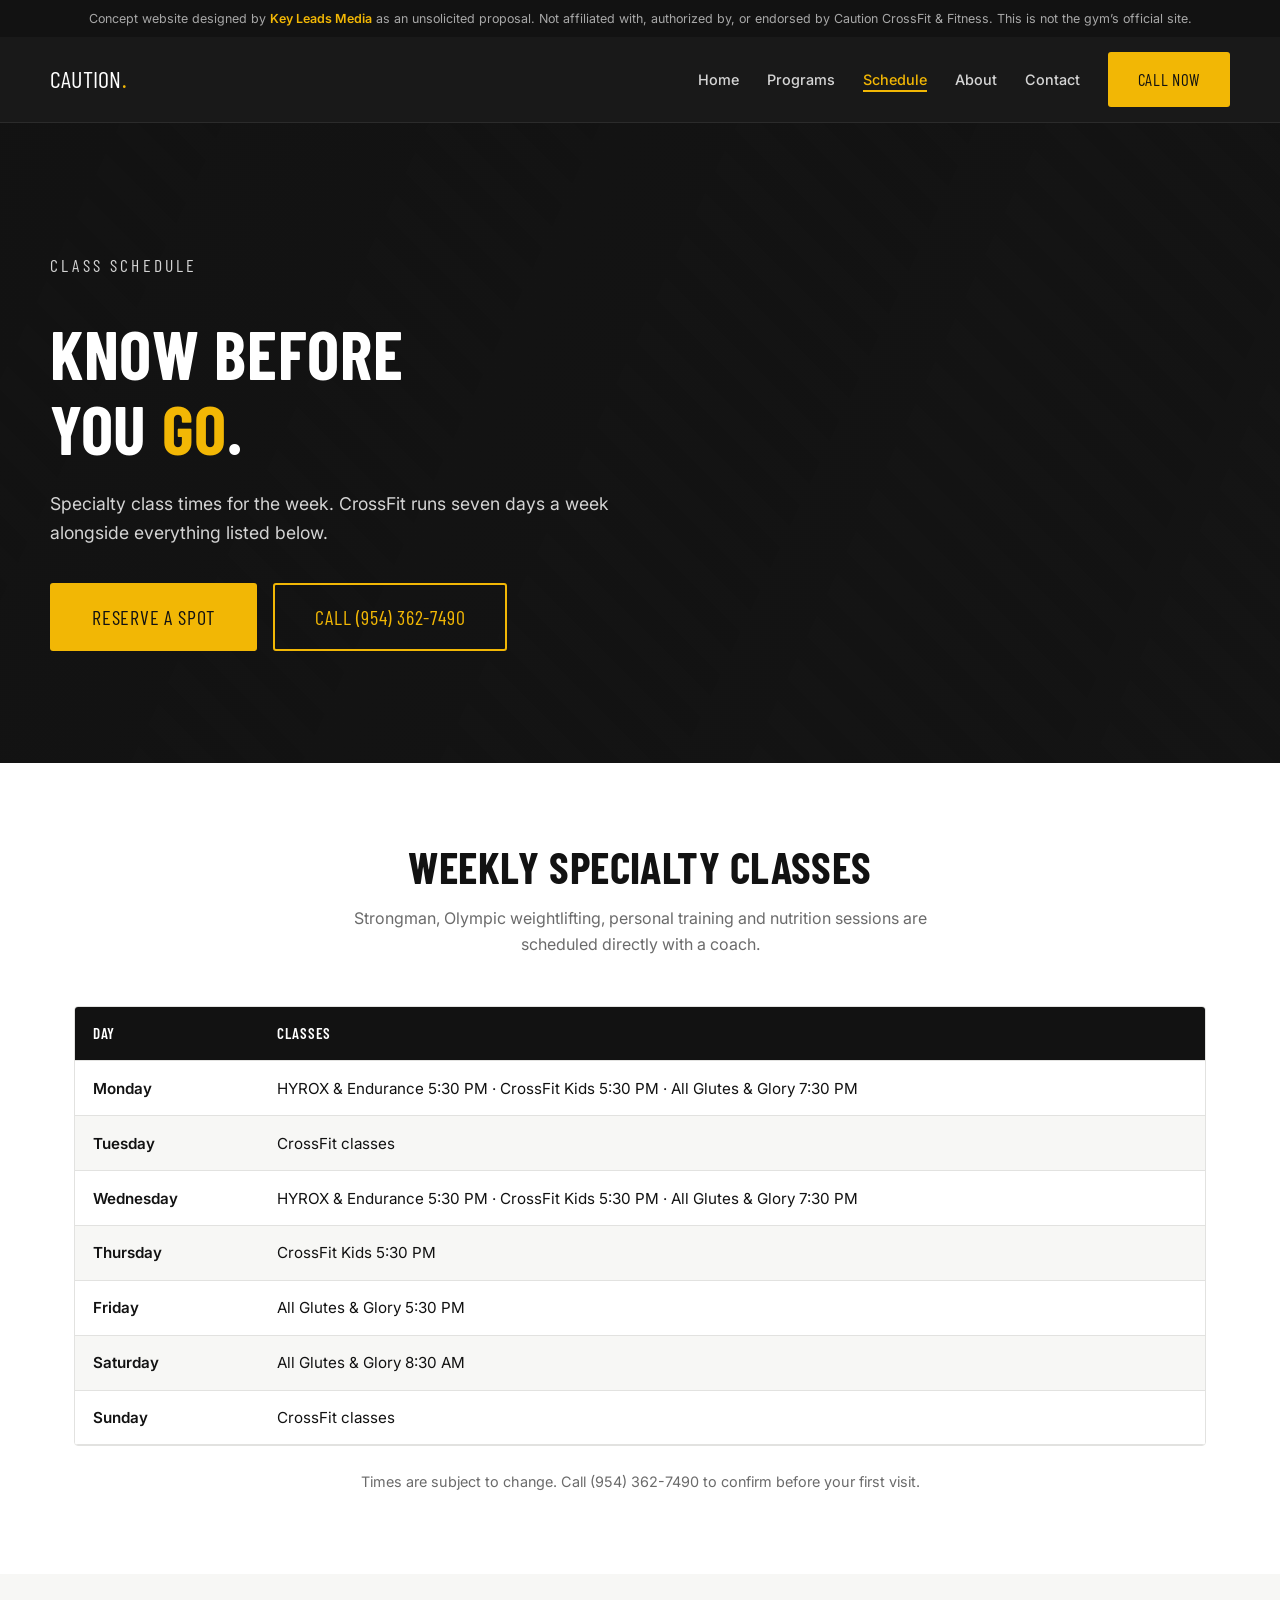
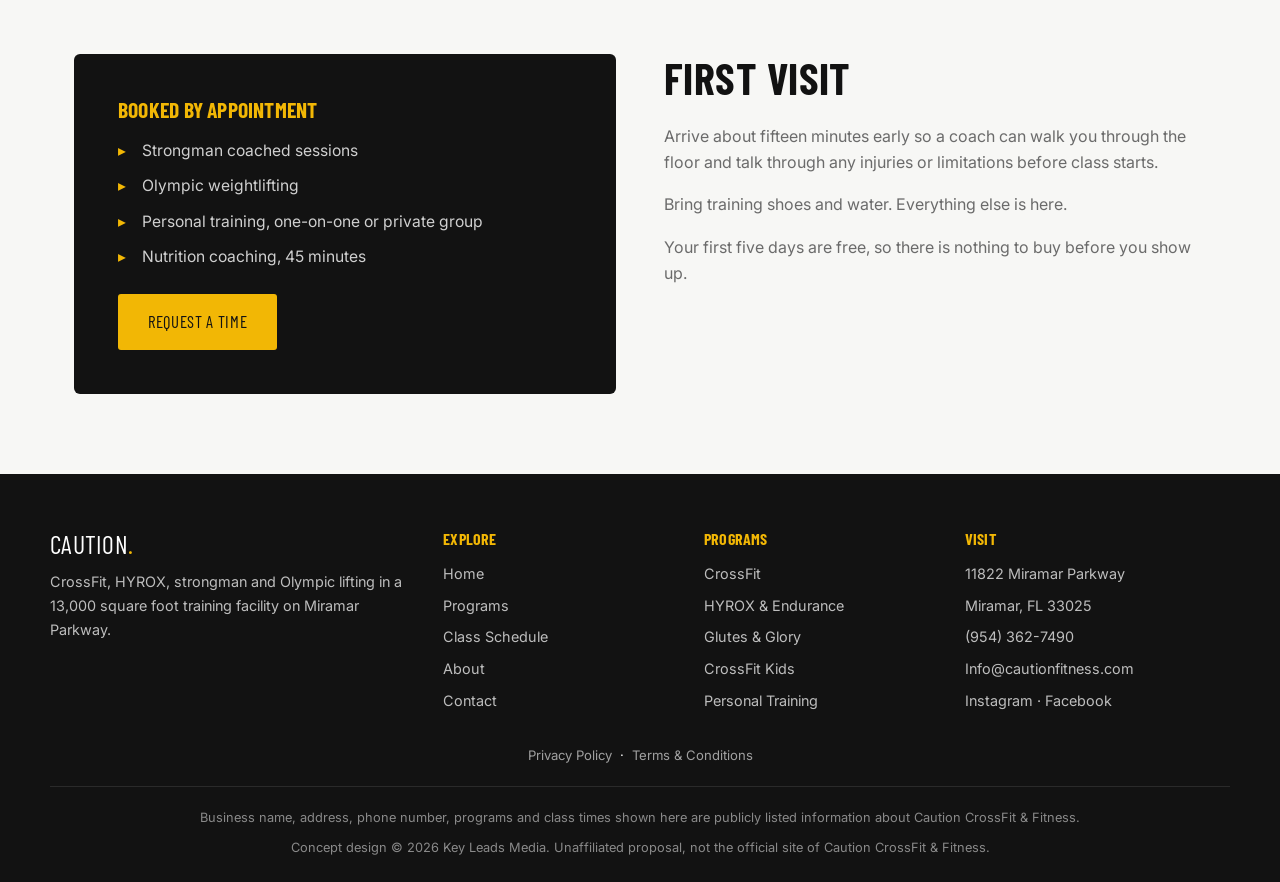
<file: schedule.html>
<!DOCTYPE html>
<html lang="en">
<head>
  <meta charset="UTF-8">
  <meta name="viewport" content="width=device-width, initial-scale=1.0">
  <meta name="robots" content="noindex, nofollow">
  <title>Class Schedule | Caution CrossFit &amp; Fitness Miramar</title>
  <meta name="description" content="Weekly class schedule for Caution CrossFit &amp; Fitness in Miramar, FL. HYROX, Glutes &amp; Glory, CrossFit Kids times plus CrossFit classes seven days a week.">
  <link rel="stylesheet" href="assets/styles.css">
</head>
<body>
<div class="specbar">Concept website designed by <strong>Key Leads Media</strong> as an unsolicited proposal. Not affiliated with, authorized by, or endorsed by Caution CrossFit &amp; Fitness. This is not the gym’s official site.</div>
  <nav class="nav">
    <div class="nav_container">
      <a href="index.html" class="nav_brand">Caution<span>.</span></a>
      <button class="nav_toggle" aria-expanded="false" aria-label="Toggle menu">&#9776;</button>
      <ul class="nav_links">
        <li><a href="index.html" class="nav_link">Home</a></li>
        <li><a href="services.html" class="nav_link">Programs</a></li>
        <li><a href="schedule.html" class="nav_link">Schedule</a></li>
        <li><a href="about.html" class="nav_link">About</a></li>
        <li><a href="contact.html" class="nav_link">Contact</a></li>
        <li><a href="tel:+19543627490" class="btn btn-primary">Call Now</a></li>
      </ul>
    </div>
  </nav>

  <section class="hero">
    <div class="hero_inner">
      <p class="hero_eyebrow">Class Schedule</p>
      <h1>Know Before You <em>Go</em>.</h1>
      <p>Specialty class times for the week. CrossFit runs seven days a week alongside everything listed below.</p>
      <div class="hero_actions">
        <a href="contact.html" class="btn btn-primary btn-lg">Reserve A Spot</a>
        <a href="tel:+19543627490" class="btn btn-outline btn-lg">Call (954) 362-7490</a>
      </div>
    </div>
  </section>

  <section class="section">
    <div class="container">
      <div class="section_head">
        <h2>Weekly Specialty Classes</h2>
        <p>Strongman, Olympic weightlifting, personal training and nutrition sessions are scheduled directly with a coach.</p>
      </div>
      <div class="table-wrap" data-reveal>
        <table class="schedule">
          <thead>
            <tr><th scope="col">Day</th><th scope="col">Classes</th></tr>
          </thead>
          <tbody>
            <tr><td>Monday</td><td>HYROX &amp; Endurance 5:30 PM &middot; CrossFit Kids 5:30 PM &middot; All Glutes &amp; Glory 7:30 PM</td></tr>
            <tr><td>Tuesday</td><td>CrossFit classes</td></tr>
            <tr><td>Wednesday</td><td>HYROX &amp; Endurance 5:30 PM &middot; CrossFit Kids 5:30 PM &middot; All Glutes &amp; Glory 7:30 PM</td></tr>
            <tr><td>Thursday</td><td>CrossFit Kids 5:30 PM</td></tr>
            <tr><td>Friday</td><td>All Glutes &amp; Glory 5:30 PM</td></tr>
            <tr><td>Saturday</td><td>All Glutes &amp; Glory 8:30 AM</td></tr>
            <tr><td>Sunday</td><td>CrossFit classes</td></tr>
          </tbody>
        </table>
      </div>
      <p style="text-align:center; color:var(--color-gray); font-size:0.9rem; margin-top:1.5rem;">
        Times are subject to change. Call (954) 362-7490 to confirm before your first visit.
      </p>
    </div>
  </section>

  <section class="section is-tint">
    <div class="container">
      <div class="grid-2">
        <div class="panel" data-reveal>
          <h3>Booked By Appointment</h3>
          <ul>
            <li>Strongman coached sessions</li>
            <li>Olympic weightlifting</li>
            <li>Personal training, one-on-one or private group</li>
            <li>Nutrition coaching, 45 minutes</li>
          </ul>
          <p style="margin-top:1.5rem;"><a href="contact.html" class="btn btn-primary">Request A Time</a></p>
        </div>
        <div data-reveal>
          <h2 style="margin-bottom:1.25rem;">First Visit</h2>
          <p style="color:var(--color-gray); margin-bottom:1rem;">Arrive about fifteen minutes early so a coach can walk you through the floor and talk through any injuries or limitations before class starts.</p>
          <p style="color:var(--color-gray); margin-bottom:1rem;">Bring training shoes and water. Everything else is here.</p>
          <p style="color:var(--color-gray);">Your first five days are free, so there is nothing to buy before you show up.</p>
        </div>
      </div>
    </div>
  </section>

  <footer class="footer">
    <div class="footer_inner">
      <div class="footer_grid">
        <div class="footer_col">
          <div class="footer_brand">Caution<span>.</span></div>
          <p>CrossFit, HYROX, strongman and Olympic lifting in a 13,000 square foot training facility on Miramar Parkway.</p>
        </div>
        <div class="footer_col">
          <h3>Explore</h3>
          <ul>
            <li><a href="index.html">Home</a></li>
            <li><a href="services.html">Programs</a></li>
            <li><a href="schedule.html">Class Schedule</a></li>
            <li><a href="about.html">About</a></li>
            <li><a href="contact.html">Contact</a></li>
          </ul>
        </div>
        <div class="footer_col">
          <h3>Programs</h3>
          <ul>
            <li><a href="services.html">CrossFit</a></li>
            <li><a href="services.html">HYROX &amp; Endurance</a></li>
            <li><a href="services.html">Glutes &amp; Glory</a></li>
            <li><a href="services.html">CrossFit Kids</a></li>
            <li><a href="services.html">Personal Training</a></li>
          </ul>
        </div>
        <div class="footer_col">
          <h3>Visit</h3>
          <ul>
            <li>11822 Miramar Parkway</li>
            <li>Miramar, FL 33025</li>
            <li><a href="tel:+19543627490">(954) 362-7490</a></li>
            <li><a href="mailto:Info@cautionfitness.com">Info@cautionfitness.com</a></li>
            <li><a href="https://www.instagram.com/caution.fitness.facility/" rel="noopener">Instagram</a> &middot; <a href="https://www.facebook.com/caution.fitness.facility/" rel="noopener">Facebook</a></li>
          </ul>
        </div>
      </div>
      <div class="footer-legal">
        <a href="privacy.html">Privacy Policy</a><span aria-hidden="true">&middot;</span><a href="terms.html">Terms &amp; Conditions</a><span aria-hidden="true">&middot;</span><a href="#" class="klm-consent-link" onclick="klmConsent.open();return false;">Cookie settings</a>
      </div>
      <div class="footer_bottom">
        <p>Business name, address, phone number, programs and class times shown here are publicly listed information about Caution CrossFit &amp; Fitness.</p>
        <p>Concept design &copy; 2026 Key Leads Media. Unaffiliated proposal, not the official site of Caution CrossFit &amp; Fitness.</p>
      </div>
    </div>
  </footer>
  <script src="assets/scripts.js"></script>
<!-- Tracker config. Fill these in from the Notion Opportunity at handoff.
     Leave a value empty and that tracker does not exist for this site.
     consent.js loads NOTHING until the visitor accepts. -->
<script>window.KLM_TRACKING={ga4:"",metaPixel:"",metricool:""};</script>
<script src="assets/consent.js" defer></script>
</body>
</html>
</file>
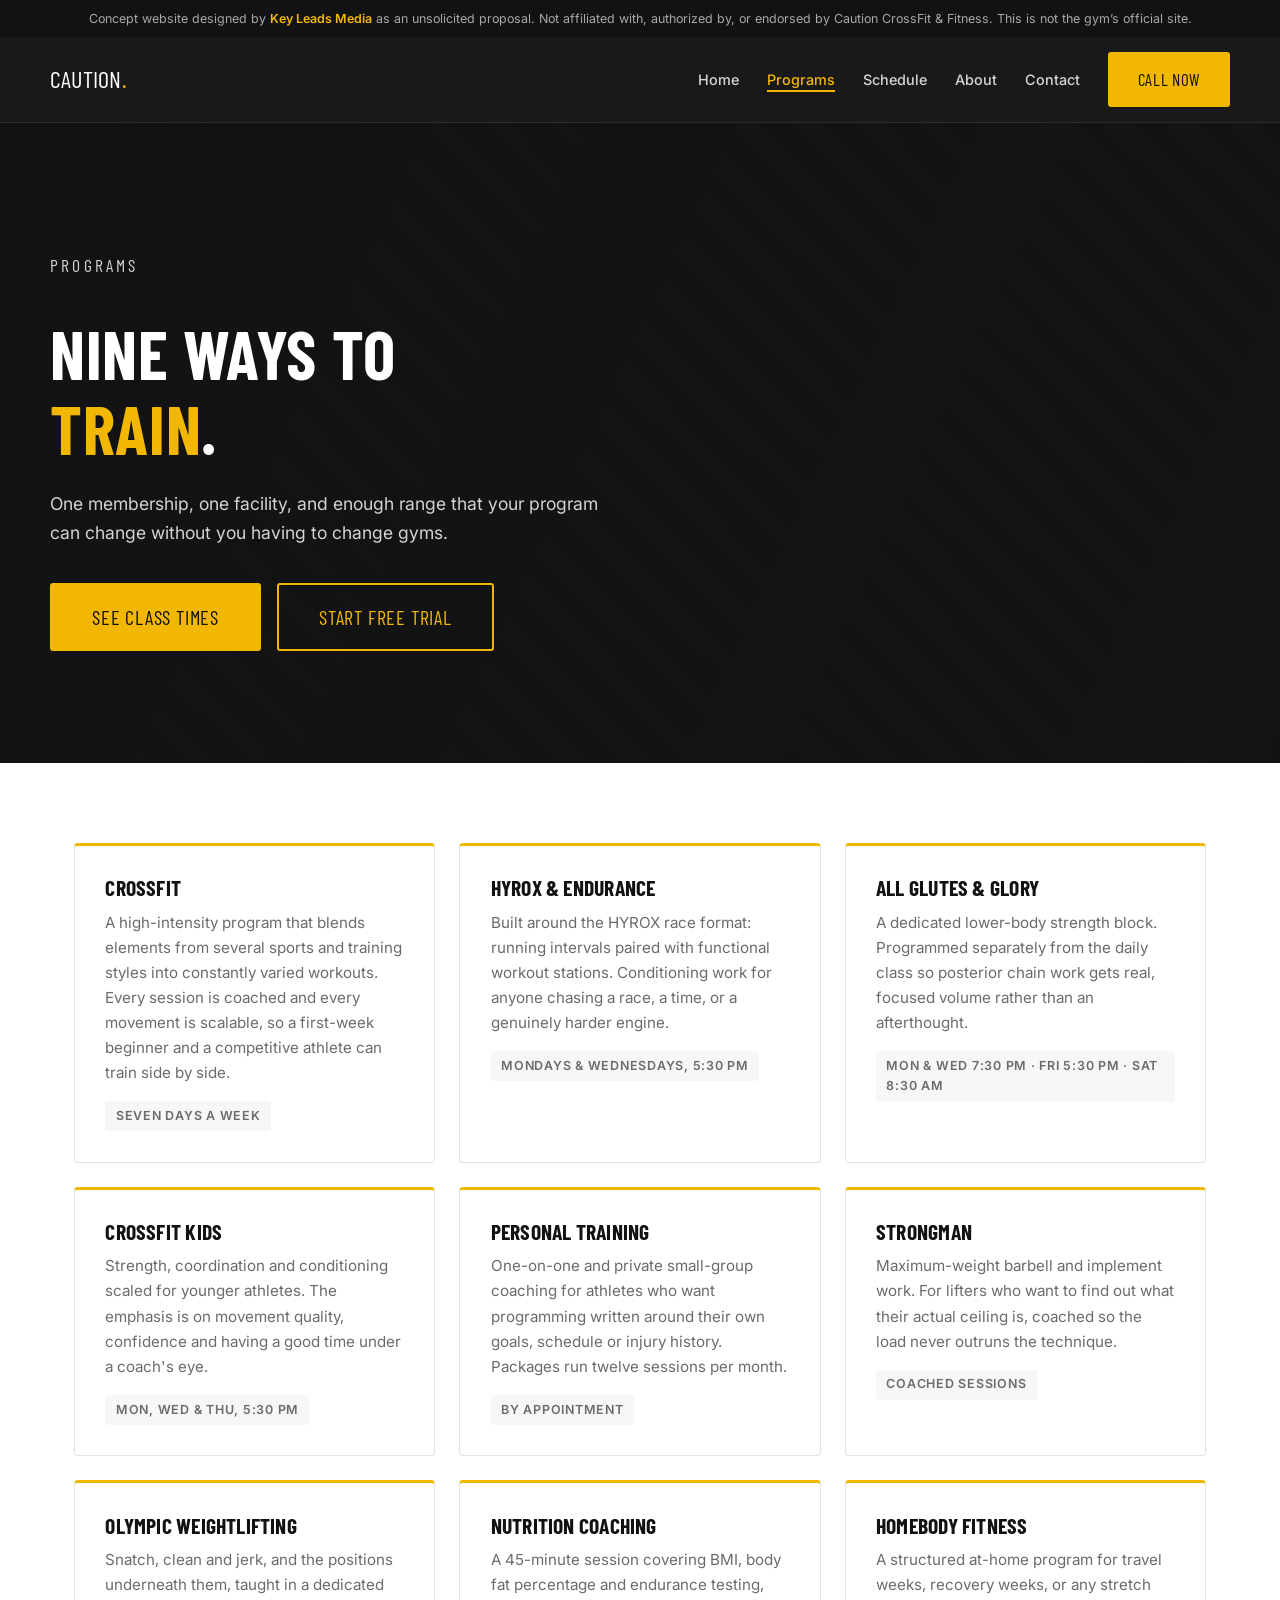
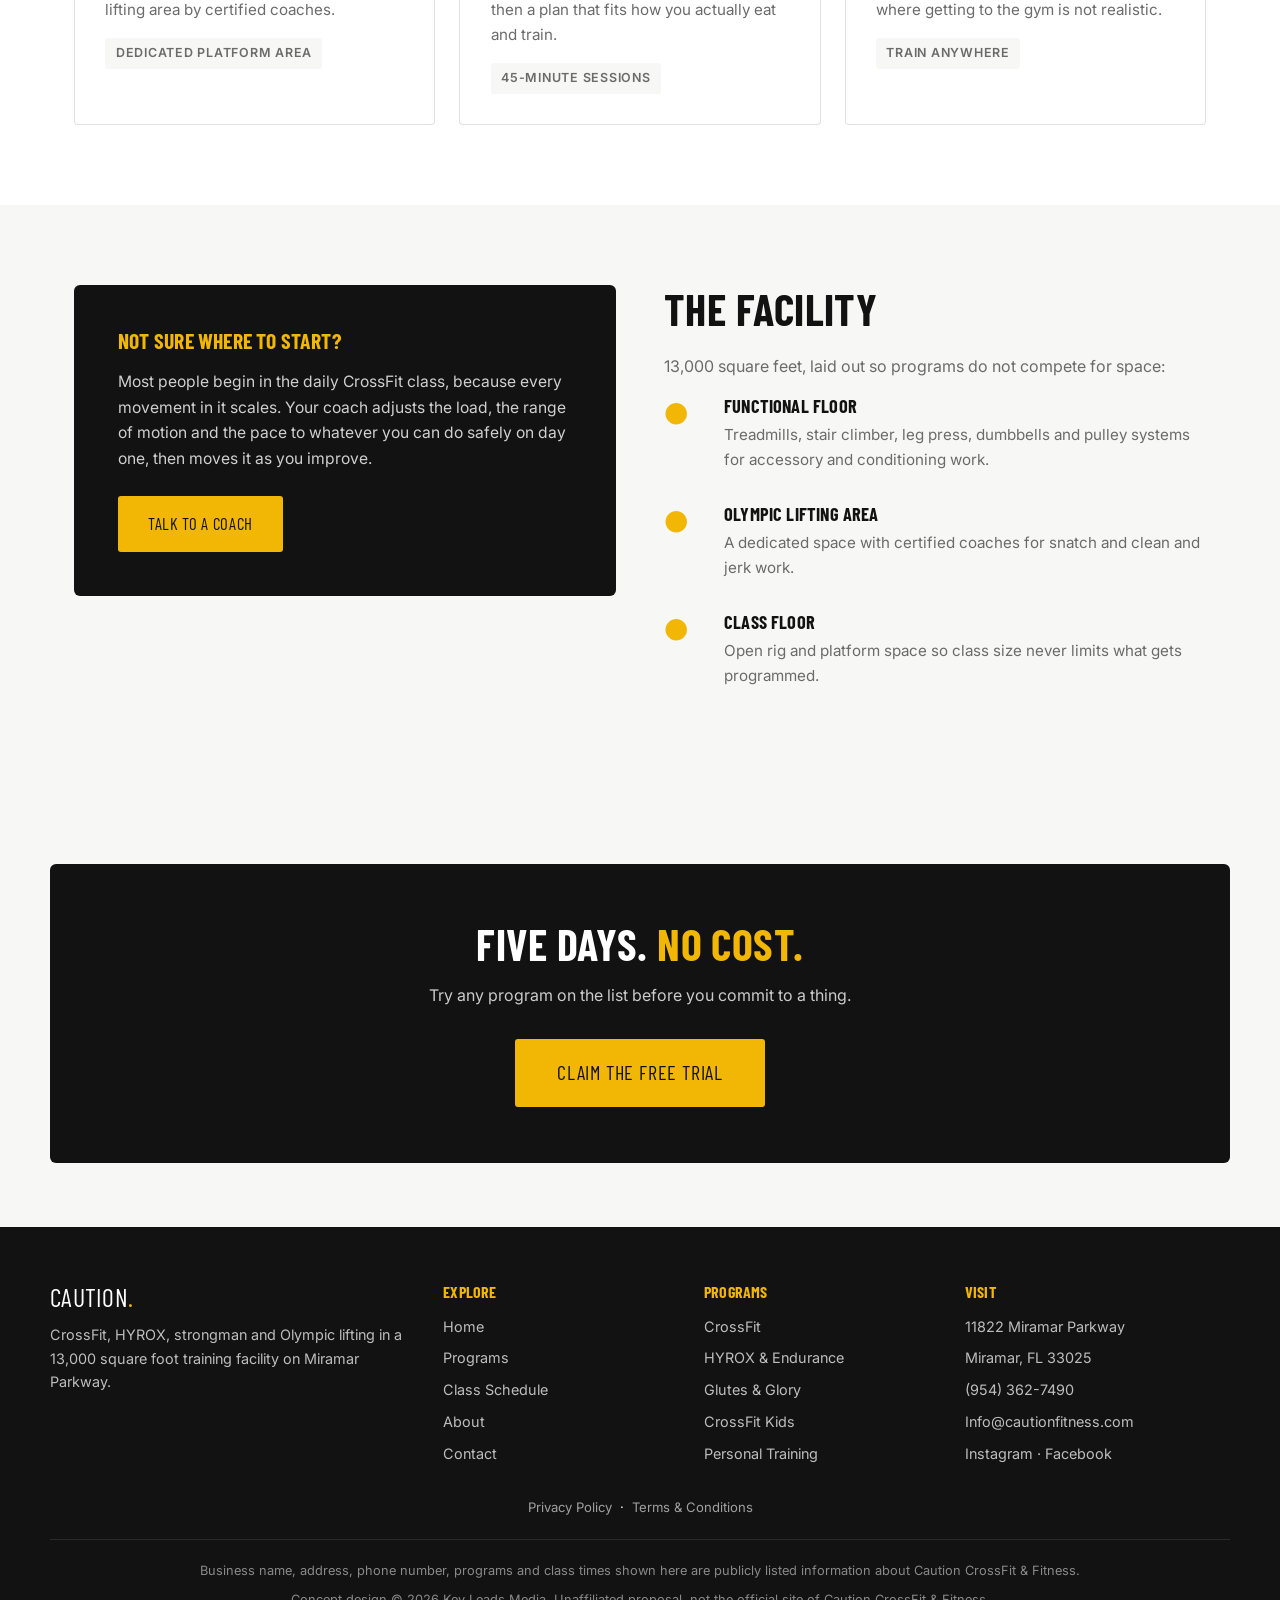
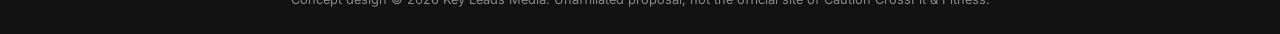
<file: services.html>
<!DOCTYPE html>
<html lang="en">
<head>
  <meta charset="UTF-8">
  <meta name="viewport" content="width=device-width, initial-scale=1.0">
  <meta name="robots" content="noindex, nofollow">
  <title>Programs | Caution CrossFit &amp; Fitness Miramar</title>
  <meta name="description" content="CrossFit, HYROX, Glutes &amp; Glory, CrossFit Kids, personal training, strongman, Olympic weightlifting, nutrition coaching and at-home programming in Miramar, FL.">
  <link rel="stylesheet" href="assets/styles.css">
</head>
<body>
<div class="specbar">Concept website designed by <strong>Key Leads Media</strong> as an unsolicited proposal. Not affiliated with, authorized by, or endorsed by Caution CrossFit &amp; Fitness. This is not the gym’s official site.</div>
  <nav class="nav">
    <div class="nav_container">
      <a href="index.html" class="nav_brand">Caution<span>.</span></a>
      <button class="nav_toggle" aria-expanded="false" aria-label="Toggle menu">&#9776;</button>
      <ul class="nav_links">
        <li><a href="index.html" class="nav_link">Home</a></li>
        <li><a href="services.html" class="nav_link">Programs</a></li>
        <li><a href="schedule.html" class="nav_link">Schedule</a></li>
        <li><a href="about.html" class="nav_link">About</a></li>
        <li><a href="contact.html" class="nav_link">Contact</a></li>
        <li><a href="tel:+19543627490" class="btn btn-primary">Call Now</a></li>
      </ul>
    </div>
  </nav>

  <section class="hero">
    <div class="hero_inner">
      <p class="hero_eyebrow">Programs</p>
      <h1>Nine Ways To <em>Train</em>.</h1>
      <p>One membership, one facility, and enough range that your program can change without you having to change gyms.</p>
      <div class="hero_actions">
        <a href="schedule.html" class="btn btn-primary btn-lg">See Class Times</a>
        <a href="contact.html" class="btn btn-outline btn-lg">Start Free Trial</a>
      </div>
    </div>
  </section>

  <section class="section">
    <div class="container">
      <div class="grid-3">
        <div class="card" data-reveal>
          <h3>CrossFit</h3>
          <p>A high-intensity program that blends elements from several sports and training styles into constantly varied workouts. Every session is coached and every movement is scalable, so a first-week beginner and a competitive athlete can train side by side.</p>
          <span class="card_meta">Seven days a week</span>
        </div>
        <div class="card" data-reveal>
          <h3>HYROX &amp; Endurance</h3>
          <p>Built around the HYROX race format: running intervals paired with functional workout stations. Conditioning work for anyone chasing a race, a time, or a genuinely harder engine.</p>
          <span class="card_meta">Mondays &amp; Wednesdays, 5:30 PM</span>
        </div>
        <div class="card" data-reveal>
          <h3>All Glutes &amp; Glory</h3>
          <p>A dedicated lower-body strength block. Programmed separately from the daily class so posterior chain work gets real, focused volume rather than an afterthought.</p>
          <span class="card_meta">Mon &amp; Wed 7:30 PM &middot; Fri 5:30 PM &middot; Sat 8:30 AM</span>
        </div>
        <div class="card" data-reveal>
          <h3>CrossFit Kids</h3>
          <p>Strength, coordination and conditioning scaled for younger athletes. The emphasis is on movement quality, confidence and having a good time under a coach's eye.</p>
          <span class="card_meta">Mon, Wed &amp; Thu, 5:30 PM</span>
        </div>
        <div class="card" data-reveal>
          <h3>Personal Training</h3>
          <p>One-on-one and private small-group coaching for athletes who want programming written around their own goals, schedule or injury history. Packages run twelve sessions per month.</p>
          <span class="card_meta">By appointment</span>
        </div>
        <div class="card" data-reveal>
          <h3>Strongman</h3>
          <p>Maximum-weight barbell and implement work. For lifters who want to find out what their actual ceiling is, coached so the load never outruns the technique.</p>
          <span class="card_meta">Coached sessions</span>
        </div>
        <div class="card" data-reveal>
          <h3>Olympic Weightlifting</h3>
          <p>Snatch, clean and jerk, and the positions underneath them, taught in a dedicated lifting area by certified coaches.</p>
          <span class="card_meta">Dedicated platform area</span>
        </div>
        <div class="card" data-reveal>
          <h3>Nutrition Coaching</h3>
          <p>A 45-minute session covering BMI, body fat percentage and endurance testing, then a plan that fits how you actually eat and train.</p>
          <span class="card_meta">45-minute sessions</span>
        </div>
        <div class="card" data-reveal>
          <h3>Homebody Fitness</h3>
          <p>A structured at-home program for travel weeks, recovery weeks, or any stretch where getting to the gym is not realistic.</p>
          <span class="card_meta">Train anywhere</span>
        </div>
      </div>
    </div>
  </section>

  <section class="section is-tint">
    <div class="container">
      <div class="grid-2">
        <div class="panel" data-reveal>
          <h3>Not Sure Where To Start?</h3>
          <p>Most people begin in the daily CrossFit class, because every movement in it scales. Your coach adjusts the load, the range of motion and the pace to whatever you can do safely on day one, then moves it as you improve.</p>
          <p style="margin-top:1.5rem;"><a href="contact.html" class="btn btn-primary">Talk To A Coach</a></p>
        </div>
        <div data-reveal>
          <h2 style="margin-bottom:1.25rem;">The Facility</h2>
          <p style="color:var(--color-gray); margin-bottom:1rem;">13,000 square feet, laid out so programs do not compete for space:</p>
          <div class="reason-card"><div class="reason-card_number">&#9679;</div><div><h3>Functional Floor</h3><p>Treadmills, stair climber, leg press, dumbbells and pulley systems for accessory and conditioning work.</p></div></div>
          <div class="reason-card"><div class="reason-card_number">&#9679;</div><div><h3>Olympic Lifting Area</h3><p>A dedicated space with certified coaches for snatch and clean and jerk work.</p></div></div>
          <div class="reason-card"><div class="reason-card_number">&#9679;</div><div><h3>Class Floor</h3><p>Open rig and platform space so class size never limits what gets programmed.</p></div></div>
        </div>
      </div>
    </div>
  </section>

  <section class="section_cta">
    <div class="section_cta_card">
      <h2>Five Days. <span>No Cost.</span></h2>
      <p>Try any program on the list before you commit to a thing.</p>
      <a href="contact.html" class="btn btn-primary btn-lg">Claim The Free Trial</a>
    </div>
  </section>

  <footer class="footer">
    <div class="footer_inner">
      <div class="footer_grid">
        <div class="footer_col">
          <div class="footer_brand">Caution<span>.</span></div>
          <p>CrossFit, HYROX, strongman and Olympic lifting in a 13,000 square foot training facility on Miramar Parkway.</p>
        </div>
        <div class="footer_col">
          <h3>Explore</h3>
          <ul>
            <li><a href="index.html">Home</a></li>
            <li><a href="services.html">Programs</a></li>
            <li><a href="schedule.html">Class Schedule</a></li>
            <li><a href="about.html">About</a></li>
            <li><a href="contact.html">Contact</a></li>
          </ul>
        </div>
        <div class="footer_col">
          <h3>Programs</h3>
          <ul>
            <li><a href="services.html">CrossFit</a></li>
            <li><a href="services.html">HYROX &amp; Endurance</a></li>
            <li><a href="services.html">Glutes &amp; Glory</a></li>
            <li><a href="services.html">CrossFit Kids</a></li>
            <li><a href="services.html">Personal Training</a></li>
          </ul>
        </div>
        <div class="footer_col">
          <h3>Visit</h3>
          <ul>
            <li>11822 Miramar Parkway</li>
            <li>Miramar, FL 33025</li>
            <li><a href="tel:+19543627490">(954) 362-7490</a></li>
            <li><a href="mailto:Info@cautionfitness.com">Info@cautionfitness.com</a></li>
            <li><a href="https://www.instagram.com/caution.fitness.facility/" rel="noopener">Instagram</a> &middot; <a href="https://www.facebook.com/caution.fitness.facility/" rel="noopener">Facebook</a></li>
          </ul>
        </div>
      </div>
      <div class="footer-legal">
        <a href="privacy.html">Privacy Policy</a><span aria-hidden="true">&middot;</span><a href="terms.html">Terms &amp; Conditions</a><span aria-hidden="true">&middot;</span><a href="#" class="klm-consent-link" onclick="klmConsent.open();return false;">Cookie settings</a>
      </div>
      <div class="footer_bottom">
        <p>Business name, address, phone number, programs and class times shown here are publicly listed information about Caution CrossFit &amp; Fitness.</p>
        <p>Concept design &copy; 2026 Key Leads Media. Unaffiliated proposal, not the official site of Caution CrossFit &amp; Fitness.</p>
      </div>
    </div>
  </footer>
  <script src="assets/scripts.js"></script>
<!-- Tracker config. Fill these in from the Notion Opportunity at handoff.
     Leave a value empty and that tracker does not exist for this site.
     consent.js loads NOTHING until the visitor accepts. -->
<script>window.KLM_TRACKING={ga4:"",metaPixel:"",metricool:""};</script>
<script src="assets/consent.js" defer></script>
</body>
</html>
</file>
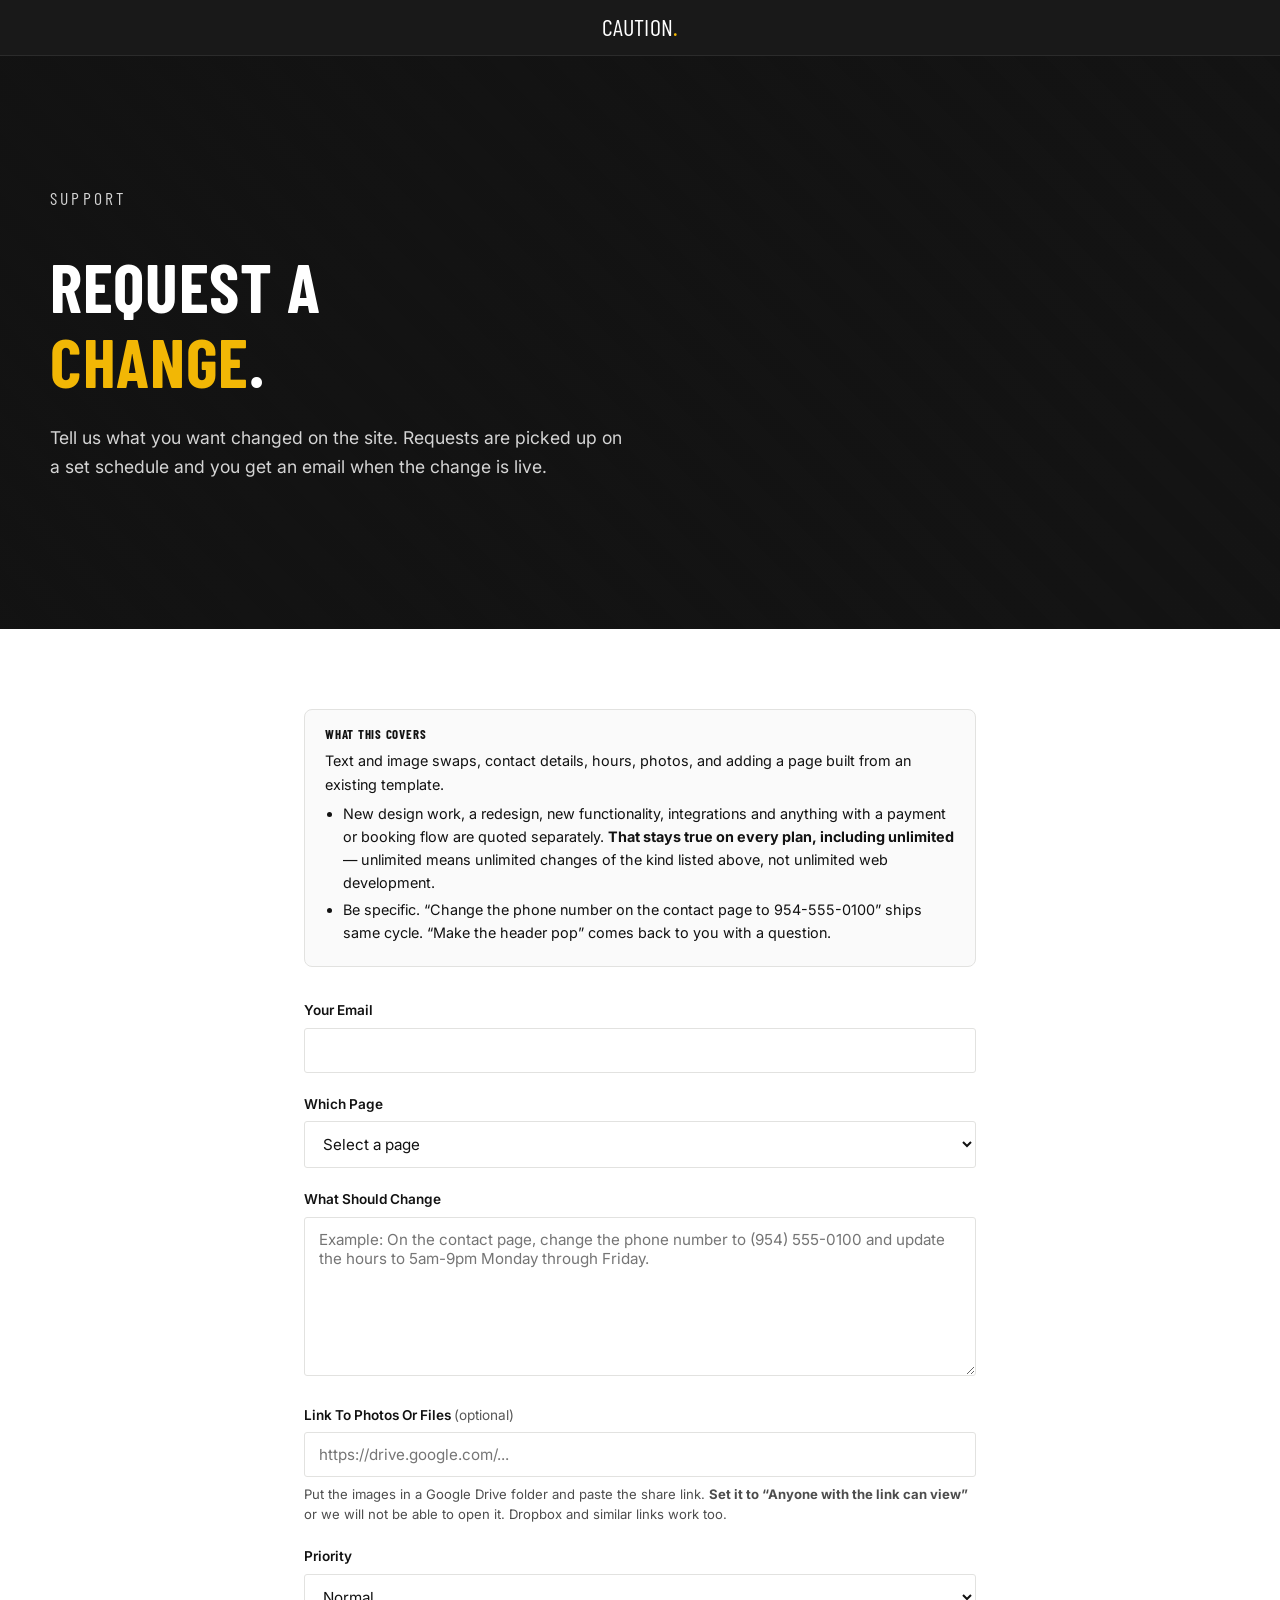
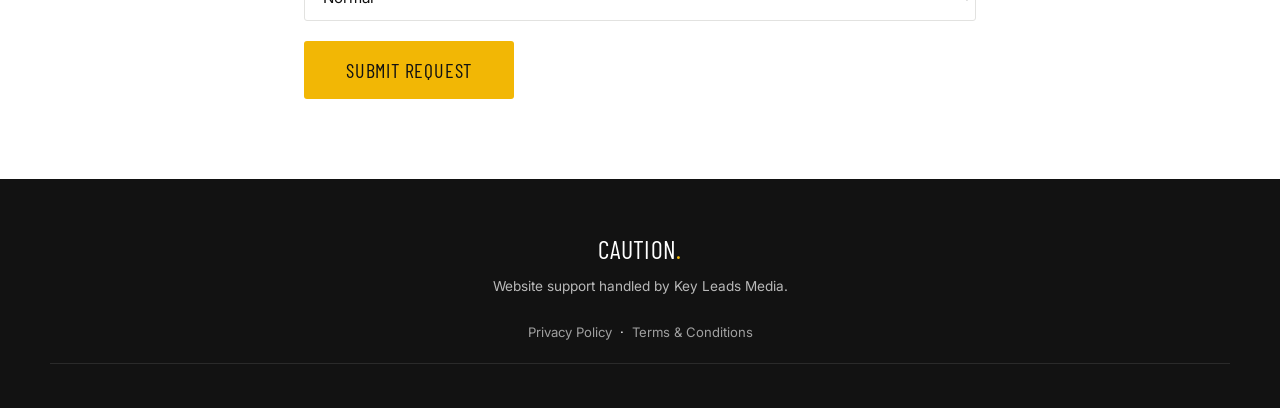
<file: support.html>
<!DOCTYPE html>
<html lang="en">
<head>
  <meta charset="UTF-8">
  <meta name="viewport" content="width=device-width, initial-scale=1.0">
  <meta name="robots" content="noindex, nofollow">
  <title>Request a Change | Caution CrossFit &amp; Fitness</title>
  <meta name="description" content="Submit a change request for this website.">
  <link rel="stylesheet" href="assets/styles.css">
  <style>
    .scope-note{border:1px solid var(--color-border,#e0e0e0);border-radius:8px;padding:1.1rem 1.25rem;
                margin-bottom:2rem;font-size:.9rem;line-height:1.6;background:rgba(0,0,0,.02)}
    .scope-note h3{font-size:.8rem;letter-spacing:.06em;text-transform:uppercase;margin:0 0 .5rem}
    .scope-note ul{margin:.4rem 0 0 1.1rem;padding:0}
    .scope-note li{margin-bottom:.25rem}
    .support-wrap{max-width:720px;margin-inline:auto}
    .nav_container{justify-content:center}
    .support-footer{text-align:center}
    .support-footer p{margin:.4rem 0 0;font-size:.85rem;opacity:.7}
  </style>
</head>
<body>
  <nav class="nav">
    <div class="nav_container">
      <span class='nav_brand'>Caution<span>.</span></span>
    </div>
  </nav>

    <section class="hero">
    <div class="hero_inner">
      <p class="hero_eyebrow">Support</p>
      <h1>Request A <em>Change</em>.</h1>
      <p>Tell us what you want changed on the site. Requests are picked up on a set schedule and you get an email when the change is live.</p>
    </div>
  </section>

  <section class="section">
    <div class="container support-wrap">

      <div class="scope-note">
        <h3>What this covers</h3>
        <p style="margin:0">Text and image swaps, contact details, hours, photos, and adding a page built from an existing template.</p>
        <ul>
          <li>New design work, a redesign, new functionality, integrations and anything with a payment or booking flow are quoted separately. <strong>That stays true on every plan, including unlimited</strong> &mdash; unlimited means unlimited changes of the kind listed above, not unlimited web development.</li>
          <li>Be specific. &ldquo;Change the phone number on the contact page to 954-555-0100&rdquo; ships same cycle. &ldquo;Make the header pop&rdquo; comes back to you with a question.</li>
        </ul>
      </div>

      <form name="change-request" method="POST" data-netlify="true" netlify-honeypot="company-website" action="/thanks.html">
        <input type="hidden" name="form-name" value="change-request">
        <input type="hidden" name="pageUrl" id="pageUrl">
        <p class="hp-field">
          <label>Do not fill this out if you are human: <input name="company-website" tabindex="-1" autocomplete="off"></label>
        </p>

        <div class="form-group">
          <label for="email" class="form-label">Your Email</label>
          <input type="email" id="email" name="email" class="form-input" autocomplete="email" required>
        </div>

        <div class="form-group">
          <label for="page" class="form-label">Which Page</label>
          <select id="page" name="page" class="form-select" required>
            <option value="">Select a page</option>
            <option value="index.html">Home</option>
            <option value="services.html">Programs</option>
            <option value="schedule.html">Class Schedule</option>
            <option value="about.html">About</option>
            <option value="contact.html">Contact</option>
            <option value="privacy.html">Privacy Policy</option>
            <option value="terms.html">Terms &amp; Conditions</option>
            <option value="site-wide">Site-wide / more than one page</option>
            <option value="not-sure">Not sure</option>
          </select>
        </div>

        <div class="form-group">
          <label for="request" class="form-label">What Should Change</label>
          <textarea id="request" name="request" class="form-textarea" rows="7" required
            placeholder="Example: On the contact page, change the phone number to (954) 555-0100 and update the hours to 5am-9pm Monday through Friday."></textarea>
        </div>

        <div class="form-group">
          <label for="assets" class="form-label">Link To Photos Or Files <span style="font-weight:400;text-transform:none;letter-spacing:0;opacity:.7">(optional)</span></label>
          <input class="form-input" type="url" id="assets" name="assets" inputmode="url"
                 placeholder="https://drive.google.com/...">
          <p style="font-size:.82rem;line-height:1.5;margin:.5rem 0 0;opacity:.75">
            Put the images in a Google Drive folder and paste the share link.
            <strong>Set it to &ldquo;Anyone with the link can view&rdquo;</strong> or we will not be able to open it.
            Dropbox and similar links work too.
          </p>
        </div>

        <div class="form-group">
          <label for="priority" class="form-label">Priority</label>
          <select id="priority" name="priority" class="form-select">
            <option value="Urgent">Urgent</option>
            <option value="Normal" selected>Normal</option>
            <option value="Low">Low</option>
          </select>
        </div>

        <button type="submit" class="btn btn-primary btn-lg">Submit Request</button>
      </form>

    </div>
  </section>

  <footer class="footer">
    <div class="footer_inner">
      <div class="support-footer">
        <div class="footer_brand">Caution<span>.</span></div>
        <p>Website support handled by Key Leads Media.</p>
      </div>
      <div class="footer-legal">
        <a href="privacy.html">Privacy Policy</a><span aria-hidden="true">&middot;</span><a href="terms.html">Terms &amp; Conditions</a><span aria-hidden="true">&middot;</span><a href="#" class="klm-consent-link" onclick="klmConsent.open();return false;">Cookie settings</a>
      </div>
      <div class="footer_bottom">
      </div>
    </div>
  </footer>
  <script src="assets/scripts.js"></script>
<!-- Tracker config. Fill these in from the Notion Opportunity at handoff.
     Leave a value empty and that tracker does not exist for this site.
     consent.js loads NOTHING until the visitor accepts. -->
<script>window.KLM_TRACKING={ga4:"",metaPixel:"",metricool:""};</script>
<script src="assets/consent.js" defer></script>
</body>
</html>
</file>
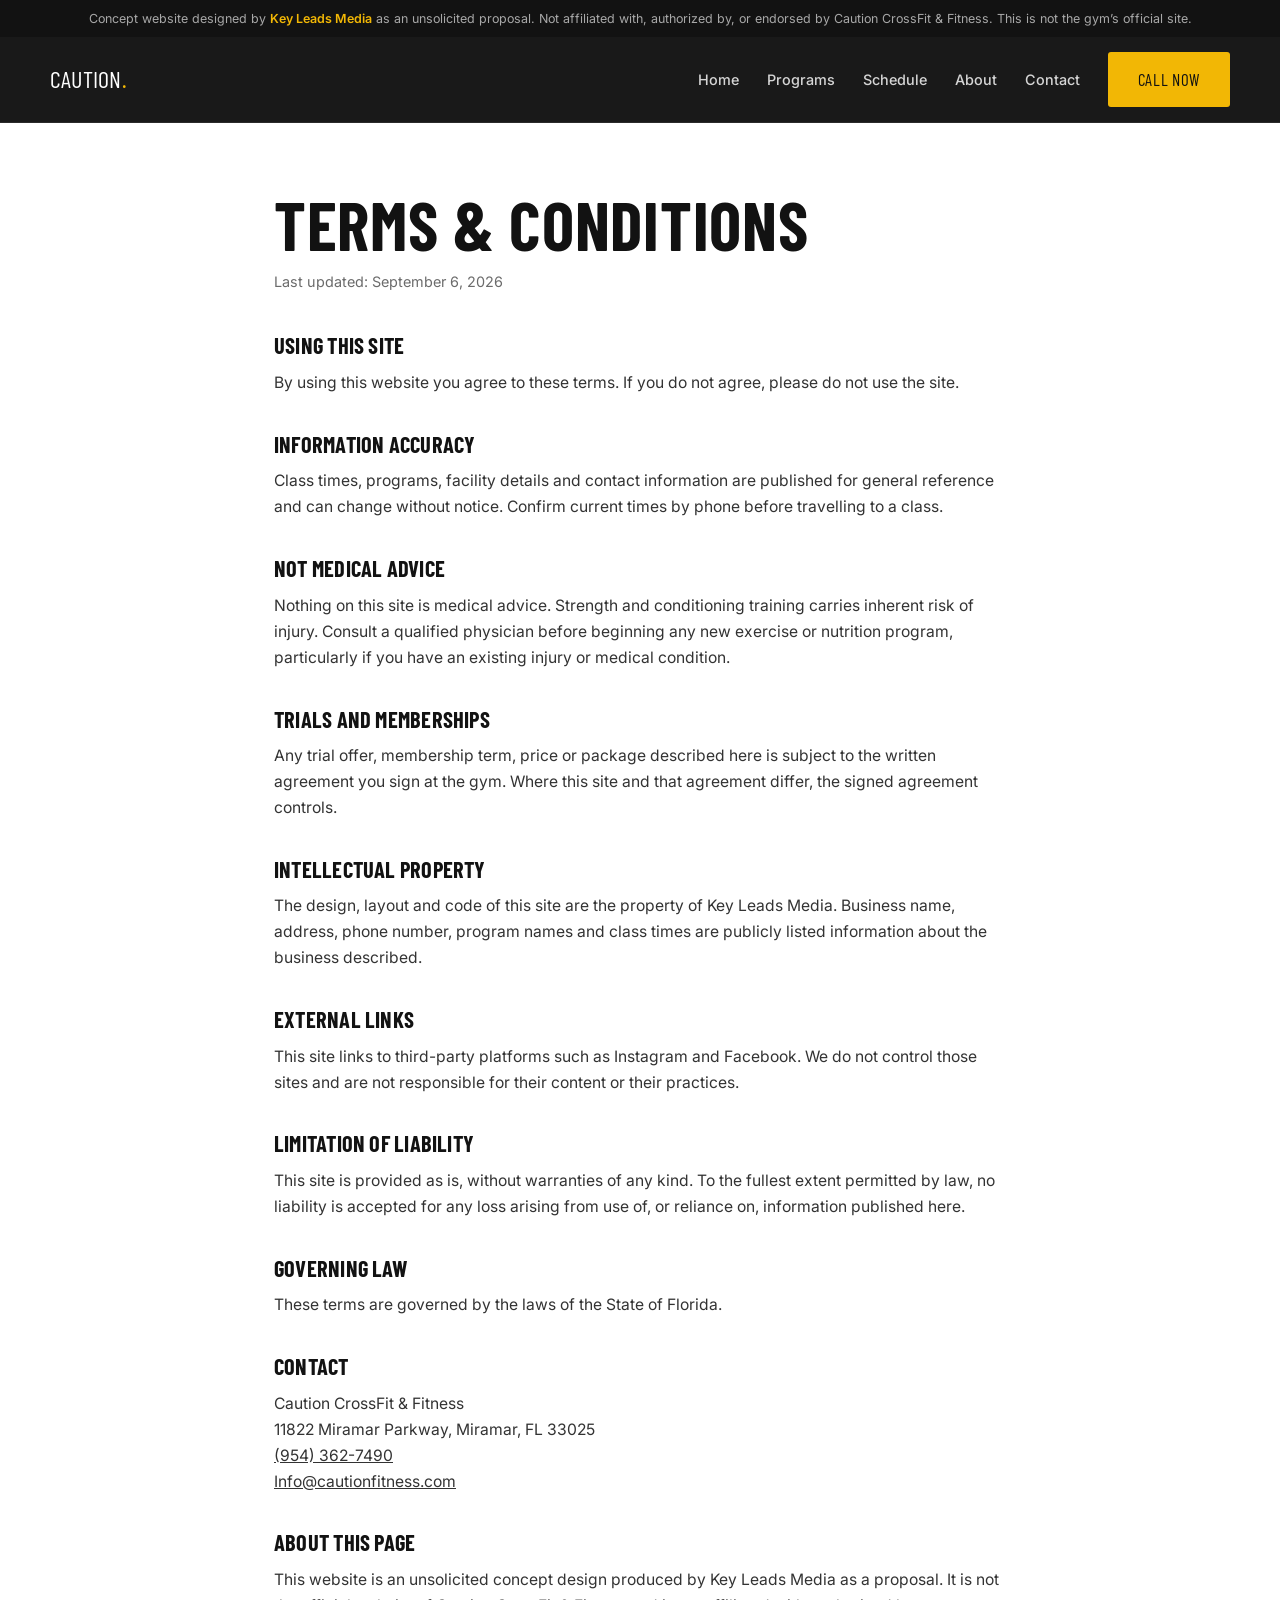
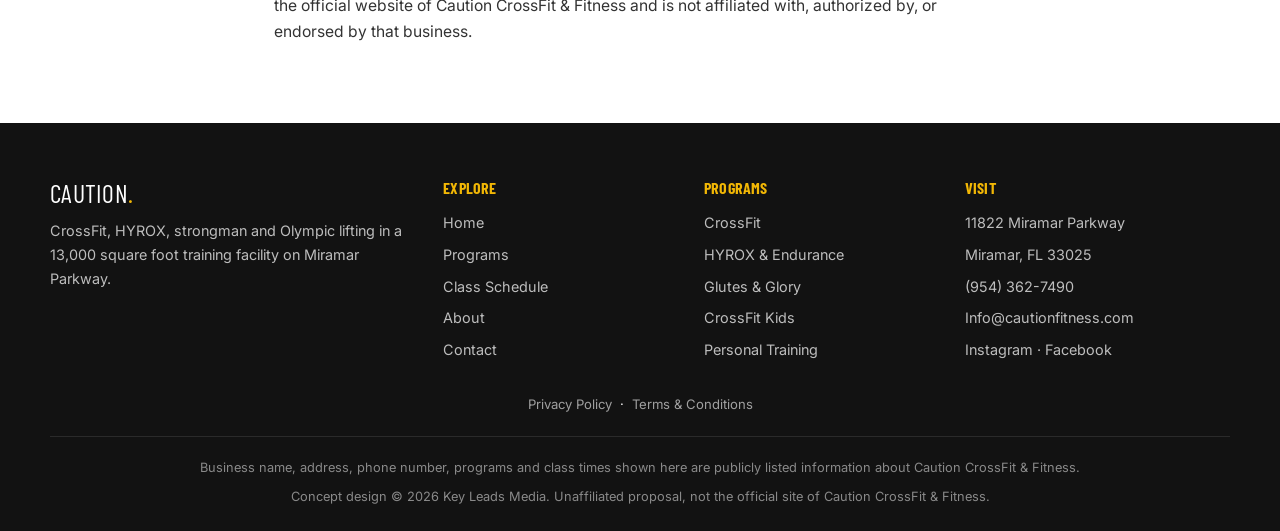
<file: terms.html>
<!DOCTYPE html>
<html lang="en">
<head>
  <meta charset="UTF-8">
  <meta name="viewport" content="width=device-width, initial-scale=1.0">
  <meta name="robots" content="noindex, nofollow">
  <title>Terms &amp; Conditions | Caution CrossFit &amp; Fitness Miramar</title>
  <meta name="description" content="Terms and conditions for the Caution CrossFit &amp; Fitness concept website.">
  <link rel="stylesheet" href="assets/styles.css">
</head>
<body>
<div class="specbar">Concept website designed by <strong>Key Leads Media</strong> as an unsolicited proposal. Not affiliated with, authorized by, or endorsed by Caution CrossFit &amp; Fitness. This is not the gym’s official site.</div>
  <nav class="nav">
    <div class="nav_container">
      <a href="index.html" class="nav_brand">Caution<span>.</span></a>
      <button class="nav_toggle" aria-expanded="false" aria-label="Toggle menu">&#9776;</button>
      <ul class="nav_links">
        <li><a href="index.html" class="nav_link">Home</a></li>
        <li><a href="services.html" class="nav_link">Programs</a></li>
        <li><a href="schedule.html" class="nav_link">Schedule</a></li>
        <li><a href="about.html" class="nav_link">About</a></li>
        <li><a href="contact.html" class="nav_link">Contact</a></li>
        <li><a href="tel:+19543627490" class="btn btn-primary">Call Now</a></li>
      </ul>
    </div>
  </nav>

  <div class="legal">
    <h1>Terms &amp; Conditions</h1>
    <p class="updated">Last updated: September 6, 2026</p>

    <h2>Using This Site</h2>
    <p>By using this website you agree to these terms. If you do not agree, please do not use the site.</p>

    <h2>Information Accuracy</h2>
    <p>Class times, programs, facility details and contact information are published for general reference and can change without notice. Confirm current times by phone before travelling to a class.</p>

    <h2>Not Medical Advice</h2>
    <p>Nothing on this site is medical advice. Strength and conditioning training carries inherent risk of injury. Consult a qualified physician before beginning any new exercise or nutrition program, particularly if you have an existing injury or medical condition.</p>

    <h2>Trials and Memberships</h2>
    <p>Any trial offer, membership term, price or package described here is subject to the written agreement you sign at the gym. Where this site and that agreement differ, the signed agreement controls.</p>

    <h2>Intellectual Property</h2>
    <p>The design, layout and code of this site are the property of Key Leads Media. Business name, address, phone number, program names and class times are publicly listed information about the business described.</p>

    <h2>External Links</h2>
    <p>This site links to third-party platforms such as Instagram and Facebook. We do not control those sites and are not responsible for their content or their practices.</p>

    <h2>Limitation of Liability</h2>
    <p>This site is provided as is, without warranties of any kind. To the fullest extent permitted by law, no liability is accepted for any loss arising from use of, or reliance on, information published here.</p>

    <h2>Governing Law</h2>
    <p>These terms are governed by the laws of the State of Florida.</p>

    <h2>Contact</h2>
    <p>Caution CrossFit &amp; Fitness<br>
    11822 Miramar Parkway, Miramar, FL 33025<br>
    <a href="tel:+19543627490">(954) 362-7490</a><br>
    <a href="mailto:Info@cautionfitness.com">Info@cautionfitness.com</a></p>

    <h2>About This Page</h2>
    <p>This website is an unsolicited concept design produced by Key Leads Media as a proposal. It is not the official website of Caution CrossFit &amp; Fitness and is not affiliated with, authorized by, or endorsed by that business.</p>
  </div>

  <footer class="footer">
    <div class="footer_inner">
      <div class="footer_grid">
        <div class="footer_col">
          <div class="footer_brand">Caution<span>.</span></div>
          <p>CrossFit, HYROX, strongman and Olympic lifting in a 13,000 square foot training facility on Miramar Parkway.</p>
        </div>
        <div class="footer_col">
          <h3>Explore</h3>
          <ul>
            <li><a href="index.html">Home</a></li>
            <li><a href="services.html">Programs</a></li>
            <li><a href="schedule.html">Class Schedule</a></li>
            <li><a href="about.html">About</a></li>
            <li><a href="contact.html">Contact</a></li>
          </ul>
        </div>
        <div class="footer_col">
          <h3>Programs</h3>
          <ul>
            <li><a href="services.html">CrossFit</a></li>
            <li><a href="services.html">HYROX &amp; Endurance</a></li>
            <li><a href="services.html">Glutes &amp; Glory</a></li>
            <li><a href="services.html">CrossFit Kids</a></li>
            <li><a href="services.html">Personal Training</a></li>
          </ul>
        </div>
        <div class="footer_col">
          <h3>Visit</h3>
          <ul>
            <li>11822 Miramar Parkway</li>
            <li>Miramar, FL 33025</li>
            <li><a href="tel:+19543627490">(954) 362-7490</a></li>
            <li><a href="mailto:Info@cautionfitness.com">Info@cautionfitness.com</a></li>
            <li><a href="https://www.instagram.com/caution.fitness.facility/" rel="noopener">Instagram</a> &middot; <a href="https://www.facebook.com/caution.fitness.facility/" rel="noopener">Facebook</a></li>
          </ul>
        </div>
      </div>
      <div class="footer-legal">
        <a href="privacy.html">Privacy Policy</a><span aria-hidden="true">&middot;</span><a href="terms.html">Terms &amp; Conditions</a><span aria-hidden="true">&middot;</span><a href="#" class="klm-consent-link" onclick="klmConsent.open();return false;">Cookie settings</a>
      </div>
      <div class="footer_bottom">
        <p>Business name, address, phone number, programs and class times shown here are publicly listed information about Caution CrossFit &amp; Fitness.</p>
        <p>Concept design &copy; 2026 Key Leads Media. Unaffiliated proposal, not the official site of Caution CrossFit &amp; Fitness.</p>
      </div>
    </div>
  </footer>
  <script src="assets/scripts.js"></script>
<!-- Tracker config. Fill these in from the Notion Opportunity at handoff.
     Leave a value empty and that tracker does not exist for this site.
     consent.js loads NOTHING until the visitor accepts. -->
<script>window.KLM_TRACKING={ga4:"",metaPixel:"",metricool:""};</script>
<script src="assets/consent.js" defer></script>
</body>
</html>
</file>
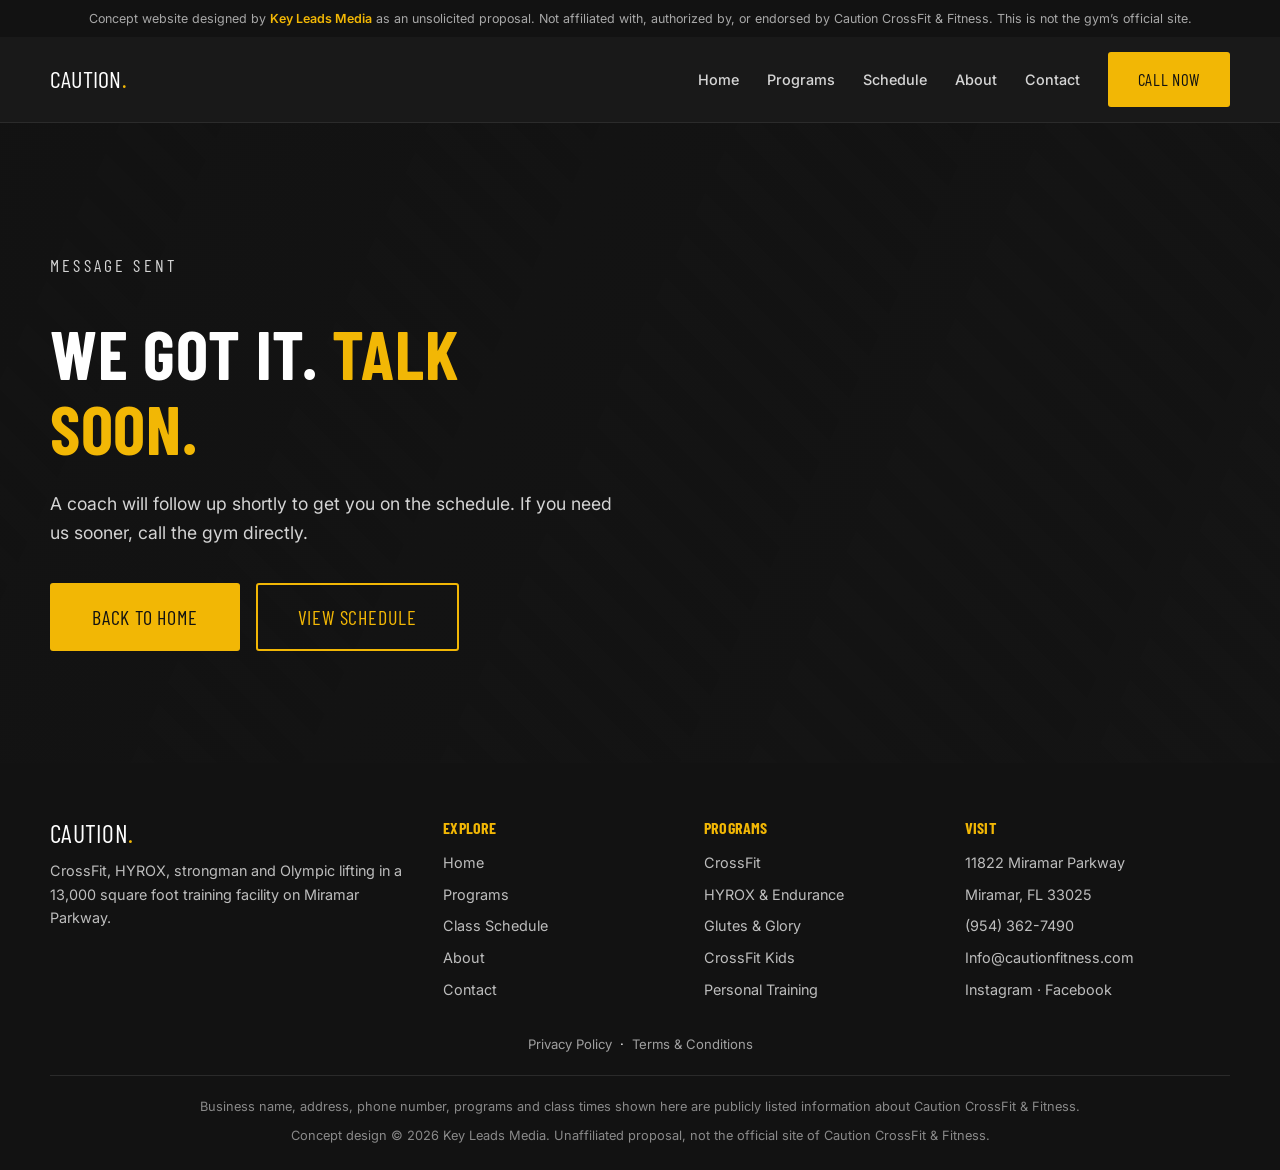
<file: thanks.html>
<!DOCTYPE html>
<html lang="en">
<head>
  <meta charset="UTF-8">
  <meta name="viewport" content="width=device-width, initial-scale=1.0">
  <meta name="robots" content="noindex, nofollow">
  <title>Message Sent | Caution CrossFit &amp; Fitness Miramar</title>
  <meta name="description" content="Your message has been sent to Caution CrossFit &amp; Fitness in Miramar, FL.">
  <link rel="stylesheet" href="assets/styles.css">
</head>
<body>
<div class="specbar">Concept website designed by <strong>Key Leads Media</strong> as an unsolicited proposal. Not affiliated with, authorized by, or endorsed by Caution CrossFit &amp; Fitness. This is not the gym’s official site.</div>
  <nav class="nav">
    <div class="nav_container">
      <a href="index.html" class="nav_brand">Caution<span>.</span></a>
      <button class="nav_toggle" aria-expanded="false" aria-label="Toggle menu">&#9776;</button>
      <ul class="nav_links">
        <li><a href="index.html" class="nav_link">Home</a></li>
        <li><a href="services.html" class="nav_link">Programs</a></li>
        <li><a href="schedule.html" class="nav_link">Schedule</a></li>
        <li><a href="about.html" class="nav_link">About</a></li>
        <li><a href="contact.html" class="nav_link">Contact</a></li>
        <li><a href="tel:+19543627490" class="btn btn-primary">Call Now</a></li>
      </ul>
    </div>
  </nav>

  <section class="hero">
    <div class="hero_inner">
      <p class="hero_eyebrow">Message Sent</p>
      <h1>We Got It. <em>Talk Soon.</em></h1>
      <p>A coach will follow up shortly to get you on the schedule. If you need us sooner, call the gym directly.</p>
      <div class="hero_actions">
        <a href="index.html" class="btn btn-primary btn-lg">Back To Home</a>
        <a href="schedule.html" class="btn btn-outline btn-lg">View Schedule</a>
      </div>
    </div>
  </section>

  <footer class="footer">
    <div class="footer_inner">
      <div class="footer_grid">
        <div class="footer_col">
          <div class="footer_brand">Caution<span>.</span></div>
          <p>CrossFit, HYROX, strongman and Olympic lifting in a 13,000 square foot training facility on Miramar Parkway.</p>
        </div>
        <div class="footer_col">
          <h3>Explore</h3>
          <ul>
            <li><a href="index.html">Home</a></li>
            <li><a href="services.html">Programs</a></li>
            <li><a href="schedule.html">Class Schedule</a></li>
            <li><a href="about.html">About</a></li>
            <li><a href="contact.html">Contact</a></li>
          </ul>
        </div>
        <div class="footer_col">
          <h3>Programs</h3>
          <ul>
            <li><a href="services.html">CrossFit</a></li>
            <li><a href="services.html">HYROX &amp; Endurance</a></li>
            <li><a href="services.html">Glutes &amp; Glory</a></li>
            <li><a href="services.html">CrossFit Kids</a></li>
            <li><a href="services.html">Personal Training</a></li>
          </ul>
        </div>
        <div class="footer_col">
          <h3>Visit</h3>
          <ul>
            <li>11822 Miramar Parkway</li>
            <li>Miramar, FL 33025</li>
            <li><a href="tel:+19543627490">(954) 362-7490</a></li>
            <li><a href="mailto:Info@cautionfitness.com">Info@cautionfitness.com</a></li>
            <li><a href="https://www.instagram.com/caution.fitness.facility/" rel="noopener">Instagram</a> &middot; <a href="https://www.facebook.com/caution.fitness.facility/" rel="noopener">Facebook</a></li>
          </ul>
        </div>
      </div>
      <div class="footer-legal">
        <a href="privacy.html">Privacy Policy</a><span aria-hidden="true">&middot;</span><a href="terms.html">Terms &amp; Conditions</a><span aria-hidden="true">&middot;</span><a href="#" class="klm-consent-link" onclick="klmConsent.open();return false;">Cookie settings</a>
      </div>
      <div class="footer_bottom">
        <p>Business name, address, phone number, programs and class times shown here are publicly listed information about Caution CrossFit &amp; Fitness.</p>
        <p>Concept design &copy; 2026 Key Leads Media. Unaffiliated proposal, not the official site of Caution CrossFit &amp; Fitness.</p>
      </div>
    </div>
  </footer>
  <script src="assets/scripts.js"></script>
<!-- Tracker config. Fill these in from the Notion Opportunity at handoff.
     Leave a value empty and that tracker does not exist for this site.
     consent.js loads NOTHING until the visitor accepts. -->
<script>window.KLM_TRACKING={ga4:"",metaPixel:"",metricool:""};</script>
<script src="assets/consent.js" defer></script>
</body>
</html>
</file>
<file: assets/styles.css>
@import url('https://fonts.googleapis.com/css2?family=Barlow+Condensed:wght@600;700&family=Inter:wght@400;500;600;700&display=swap');

:root {
  --color-primary: #f2b705;
  --color-primary-dark: #d19c00;
  --color-accent: #e63946;
  --color-dark: #121212;
  --color-panel: #1c1c1c;
  --color-light: #f7f7f5;
  --color-gray: #6b6b6b;
  --color-gray-light: #a8a8a8;
  --color-border: #e2e2e0;
  --font-display: 'Barlow Condensed', system-ui, sans-serif;
  --font-sans: 'Inter', system-ui, sans-serif;
  --max-width: 1180px;
}

* { margin: 0; padding: 0; box-sizing: border-box; }
html { scroll-behavior: smooth; }
body {
  font-family: var(--font-sans);
  color: var(--color-dark);
  line-height: 1.65;
  background: #fff;
  -webkit-font-smoothing: antialiased;
}
body.menu-open { overflow: hidden; }
body { overflow-x: hidden; }
img { max-width: 100%; display: block; }
a { color: inherit; }

.container { max-width: var(--max-width); margin: 0 auto; padding: 0 1.5rem; }
.section { padding: 5rem 0; }
.section.is-tint { background: var(--color-light); }

h1, h2, h3, .stat, .nav_brand, .footer_brand {
  font-family: var(--font-display);
  letter-spacing: 0.01em;
  line-height: 1.1;
  text-transform: uppercase;
}
h1 { font-size: clamp(2.5rem, 6vw, 4.25rem); }
h2 { font-size: clamp(1.9rem, 3.5vw, 2.75rem); }
h3 { font-size: 1.35rem; }
.section_head { text-align: center; max-width: 620px; margin: 0 auto 3rem; }
.section_head p { color: var(--color-gray); margin-top: 0.85rem; }

/* Spec notice */
.specbar {
  background: var(--color-dark);
  color: var(--color-gray-light);
  font-size: 0.78rem;
  text-align: center;
  padding: 0.6rem 1.5rem;
  line-height: 1.45;
}
.specbar strong { color: var(--color-primary); font-weight: 600; }

/* Nav */
.nav {
  position: sticky; top: 0; z-index: 100;
  background: rgba(18,18,18,0.97);
  backdrop-filter: blur(8px);
  padding: 0.9rem 1.5rem;
  border-bottom: 1px solid rgba(255,255,255,0.08);
}
.nav_container {
  max-width: var(--max-width); margin: 0 auto;
  display: flex; align-items: center; justify-content: space-between;
}
.nav_brand { color: #fff; text-decoration: none; font-size: 1.5rem; }
.nav_brand span { color: var(--color-primary); }
.nav_toggle {
  display: none; background: none; border: 0; color: #fff;
  font-size: 1.6rem; cursor: pointer; line-height: 1;
}
.nav_links { list-style: none; display: flex; align-items: center; gap: 1.75rem; }
.nav_link {
  color: rgba(255,255,255,0.82); text-decoration: none;
  font-size: 0.9rem; font-weight: 500; padding-bottom: 2px;
  border-bottom: 2px solid transparent; transition: color .2s, border-color .2s;
}
.nav_link:hover, .nav_link.is-current { color: var(--color-primary); border-bottom-color: var(--color-primary); }

.btn {
  display: inline-block; text-decoration: none; cursor: pointer;
  font-family: var(--font-display); font-size: 1.05rem; text-transform: uppercase;
  letter-spacing: 0.04em; padding: 0.75rem 1.75rem; border-radius: 3px;
  border: 2px solid transparent; transition: transform .15s, background .2s, color .2s;
}
.btn:hover { transform: translateY(-2px); }
.btn-primary { background: var(--color-primary); color: var(--color-dark); }
.btn-primary:hover { background: var(--color-primary-dark); }
.btn-outline { border-color: var(--color-primary); color: var(--color-primary); background: transparent; }
.btn-outline:hover { background: var(--color-primary); color: var(--color-dark); }
.btn-dark { background: var(--color-dark); color: #fff; }
.btn-lg { font-size: 1.25rem; padding: 0.95rem 2.5rem; }

.menu-overlay { display: none; }

/* Hero */
.hero {
  background:
    linear-gradient(115deg, rgba(18,18,18,0.96) 0%, rgba(18,18,18,0.78) 100%),
    repeating-linear-gradient(45deg, #1c1c1c 0 22px, #171717 22px 44px);
  color: #fff; padding: 6.5rem 1.5rem 7rem; text-align: left;
}
.hero_inner { max-width: var(--max-width); margin: 0 auto; }
.hero_eyebrow {
  font-family: var(--font-display); text-transform: uppercase;
  letter-spacing: 0.18em; color: var(--color-primary);
  font-size: 0.95rem; margin-bottom: 1rem;
}
.hero h1 { max-width: 15ch; }
.hero h1 em { font-style: normal; color: var(--color-primary); }
.hero p { max-width: 52ch; margin: 1.5rem 0 2.25rem; color: rgba(255,255,255,0.82); font-size: 1.1rem; }
.hero_actions { display: flex; flex-wrap: wrap; gap: 1rem; }

/* Stats */
.stats-bar { background: var(--color-primary); color: var(--color-dark); }
.stats-bar_inner {
  max-width: var(--max-width); margin: 0 auto; padding: 2.25rem 1.5rem;
  display: grid; grid-template-columns: repeat(4, 1fr); gap: 1.5rem; text-align: center;
}
.stat { font-size: 2.25rem; line-height: 1; }
.stat-label { font-size: 0.8rem; text-transform: uppercase; letter-spacing: 0.08em; font-weight: 600; margin-top: 0.4rem; }

/* Grids + cards */
.grid-3 { display: grid; grid-template-columns: repeat(3, 1fr); gap: 1.5rem; }
.grid-2 { display: grid; grid-template-columns: repeat(2, 1fr); gap: 3rem; align-items: start; }
.card {
  background: #fff; border: 1px solid var(--color-border);
  border-radius: 4px; padding: 1.9rem; height: 100%;
  border-top: 3px solid var(--color-primary);
  transition: transform .2s, box-shadow .2s;
}
.card:hover { transform: translateY(-4px); box-shadow: 0 12px 28px rgba(0,0,0,.08); }
.card h3 { margin-bottom: 0.6rem; }
.card p { color: var(--color-gray); font-size: 0.95rem; }
.card_meta {
  display: inline-block; margin-top: 1rem; font-size: 0.78rem; font-weight: 600;
  text-transform: uppercase; letter-spacing: 0.06em;
  background: var(--color-light); color: var(--color-gray);
  padding: 0.3rem 0.65rem; border-radius: 3px;
}

/* Schedule table */
.table-wrap { overflow-x: auto; border: 1px solid var(--color-border); border-radius: 4px; }
table.schedule { width: 100%; border-collapse: collapse; min-width: 640px; background: #fff; }
table.schedule th, table.schedule td { padding: 0.9rem 1.1rem; text-align: left; border-bottom: 1px solid var(--color-border); font-size: 0.95rem; }
table.schedule thead th {
  background: var(--color-dark); color: #fff; font-family: var(--font-display);
  text-transform: uppercase; letter-spacing: 0.06em; font-size: 0.95rem; font-weight: 600;
}
table.schedule tbody tr:nth-child(even) { background: var(--color-light); }
table.schedule td:first-child { font-weight: 600; }

/* Reason list */
.reason-card { display: flex; gap: 1.25rem; align-items: flex-start; margin-bottom: 2rem; }
.reason-card_number {
  font-family: var(--font-display); font-size: 1.75rem;
  color: var(--color-primary); line-height: 1; min-width: 2.5rem;
}
.reason-card h3 { font-size: 1.15rem; margin-bottom: 0.35rem; }
.reason-card p { color: var(--color-gray); font-size: 0.95rem; }

.panel {
  background: var(--color-dark); color: #fff;
  border-radius: 6px; padding: 2.75rem;
}
.panel h3 { color: var(--color-primary); margin-bottom: 1rem; }
.panel p, .panel li { color: rgba(255,255,255,0.8); font-size: 0.98rem; }
.panel ul { list-style: none; margin-top: 1rem; }
.panel li { padding-left: 1.5rem; position: relative; margin-bottom: 0.6rem; }
.panel li::before { content: "\25B8"; position: absolute; left: 0; color: var(--color-primary); }

/* Forms */
.form-group { margin-bottom: 1.25rem; }
.form-group.is-dual { display: grid; grid-template-columns: 1fr 1fr; gap: 1rem; }
.form-label { display: block; font-size: 0.85rem; font-weight: 600; margin-bottom: 0.4rem; }
.form-input, .form-select, .form-textarea {
  width: 100%; padding: 0.75rem 0.9rem; font-family: var(--font-sans);
  font-size: 0.95rem; border: 1px solid var(--color-border); border-radius: 3px;
  background: #fff; color: var(--color-dark);
}
.form-input:focus, .form-select:focus, .form-textarea:focus {
  outline: none; border-color: var(--color-primary); box-shadow: 0 0 0 3px rgba(242,183,5,.18);
}
.form-textarea { min-height: 140px; resize: vertical; }
.hp-field { position: absolute; left: -9999px; opacity: 0; height: 0; overflow: hidden; }

/* CTA */
.section_cta { padding: 4rem 1.5rem; background: var(--color-light); }
.section_cta_card {
  max-width: var(--max-width); margin: 0 auto; background: var(--color-dark);
  color: #fff; border-radius: 6px; padding: 3.5rem 2rem; text-align: center;
}
.section_cta_card h2 { margin-bottom: 0.9rem; }
.section_cta_card h2 span { color: var(--color-primary); }
.section_cta_card p { color: rgba(255,255,255,0.78); max-width: 55ch; margin: 0 auto 1.9rem; }

/* Footer */
.footer { background: var(--color-dark); color: #fff; padding: 3.5rem 1.5rem 1.5rem; }
.footer_inner { max-width: var(--max-width); margin: 0 auto; }
.footer_grid { display: grid; grid-template-columns: 1.6fr 1fr 1fr 1.2fr; gap: 2.5rem; }
.footer_brand { font-size: 1.6rem; margin-bottom: 0.75rem; }
.footer_brand span { color: var(--color-primary); }
.footer_col h3 { font-size: 1rem; color: var(--color-primary); margin-bottom: 0.9rem; }
.footer_col ul { list-style: none; }
.footer_col li { margin-bottom: 0.5rem; font-size: 0.9rem; color: rgba(255,255,255,0.72); }
.footer_col a { color: rgba(255,255,255,0.72); text-decoration: none; }
.footer_col a:hover { color: var(--color-primary); }
.footer_col p { font-size: 0.9rem; color: rgba(255,255,255,0.72); }
.footer-legal { text-align: center; padding: 1.5rem 0 0.75rem; font-size: 0.82rem; }
.footer-legal a { color: rgba(255,255,255,0.6); text-decoration: none; margin: 0 0.5rem; }
.footer_bottom {
  border-top: 1px solid rgba(255,255,255,0.1); margin-top: 0.5rem;
  padding-top: 1.25rem; text-align: center;
  font-size: 0.8rem; color: rgba(255,255,255,0.5);
}
.footer_bottom p + p { margin-top: 0.5rem; }

/* Legal pages */
.legal { max-width: 780px; margin: 0 auto; padding: 4rem 1.5rem; }
.legal h1 { margin-bottom: 0.5rem; }
.legal .updated { color: var(--color-gray); font-size: 0.9rem; margin-bottom: 2.5rem; }
.legal h2 { font-size: 1.4rem; margin: 2.25rem 0 0.75rem; }
.legal p, .legal li { color: #333; margin-bottom: 0.9rem; font-size: 0.98rem; }
.legal ul { padding-left: 1.25rem; }

/* Reveal */
[data-reveal] { opacity: 0; transform: translateY(18px); transition: opacity .5s ease, transform .5s ease; }
[data-reveal].is-revealed { opacity: 1; transform: none; }
@media (prefers-reduced-motion: reduce) {
  [data-reveal] { opacity: 1; transform: none; transition: none; }
  html { scroll-behavior: auto; }
  .btn:hover, .card:hover { transform: none; }
}

@media (max-width: 900px) {
  .grid-3 { grid-template-columns: repeat(2, 1fr); }
  .grid-2 { grid-template-columns: 1fr; gap: 2rem; }
  .footer_grid { grid-template-columns: 1fr 1fr; }
  .stats-bar_inner { grid-template-columns: repeat(2, 1fr); }
}
@media (max-width: 700px) {
  .nav_toggle { display: block; }
  .nav_links {
    display: none; position: fixed; inset: 0; z-index: 120;
    flex-direction: column; justify-content: center; gap: 2rem;
    background: var(--color-dark); padding: 2rem;
  }
  body.menu-open .nav_links { display: flex; }
  body.menu-open .menu-overlay { display: none; }
  .nav_link { font-size: 1.35rem; }
  .grid-3 { grid-template-columns: 1fr; }
  .form-group.is-dual { grid-template-columns: 1fr; }
  .section { padding: 3.5rem 0; }
  .hero { padding: 4rem 1.5rem 4.5rem; }
  .panel { padding: 2rem; }
  .btn { font-size: 1rem; padding: 0.7rem 1.15rem; }
  .btn-lg { font-size: 1.05rem; padding: 0.85rem 1.25rem; }
  .hero_actions { flex-direction: column; align-items: stretch; }
  .hero_actions .btn { width: 100%; text-align: center; }
  .section_cta_card { padding: 2.5rem 1.25rem; }
  .section_cta_card .btn { width: 100%; }
  .stats-bar_inner { padding: 1.75rem 1rem; }
  .legal { padding: 2.5rem 1.25rem; }
}

/* --- Cookie consent banner (Key Leads Media) --- */
.klm-consent{position:fixed;left:0;right:0;bottom:0;z-index:9999;display:none;
  background:#111;color:#e8e8e8;border-top:1px solid rgba(255,255,255,.14);
  box-shadow:0 -6px 24px rgba(0,0,0,.28)}
.klm-consent.is-open{display:block}
.klm-consent__in{max-width:1100px;margin:0 auto;padding:1rem 1.25rem;display:flex;
  gap:1.25rem;align-items:center;justify-content:space-between;flex-wrap:wrap}
.klm-consent__text{margin:0;font-size:.85rem;line-height:1.55;max-width:70ch}
.klm-consent__text a{color:#fff;text-decoration:underline;text-underline-offset:2px}
.klm-consent__btns{display:flex;gap:.6rem;flex-shrink:0}
.klm-consent__btn{font:inherit;font-size:.82rem;font-weight:600;letter-spacing:.02em;
  padding:.6rem 1.15rem;border-radius:6px;cursor:pointer;border:1px solid transparent;
  white-space:nowrap}
.klm-consent__btn--ghost{background:transparent;color:#e8e8e8;border-color:rgba(255,255,255,.35)}
.klm-consent__btn--ghost:hover{border-color:#fff;color:#fff}
.klm-consent__btn--solid{background:#fff;color:#111}
.klm-consent__btn--solid:hover{background:#e6e6e6}
@media (max-width:640px){
  .klm-consent__in{flex-direction:column;align-items:stretch;gap:.85rem;padding:1rem}
  .klm-consent__btns{justify-content:stretch}
  .klm-consent__btn{flex:1}
}

/* Sit above everything, including third-party floating widgets. */
.klm-consent{z-index:2147483647}
/* Hold back the chat widget while a cookie choice is pending: it floats
   bottom-right, intercepts the clicks meant for Accept/Decline, and should
   not collect a phone number before the visitor has answered. */
html.klm-consent-open chat-widget,
html.klm-consent-open #chat-widget,
html.klm-consent-open [id^="lc_text-widget"]{display:none!important}

.klm-consent__state{color:#fff;font-weight:600}
</file>
